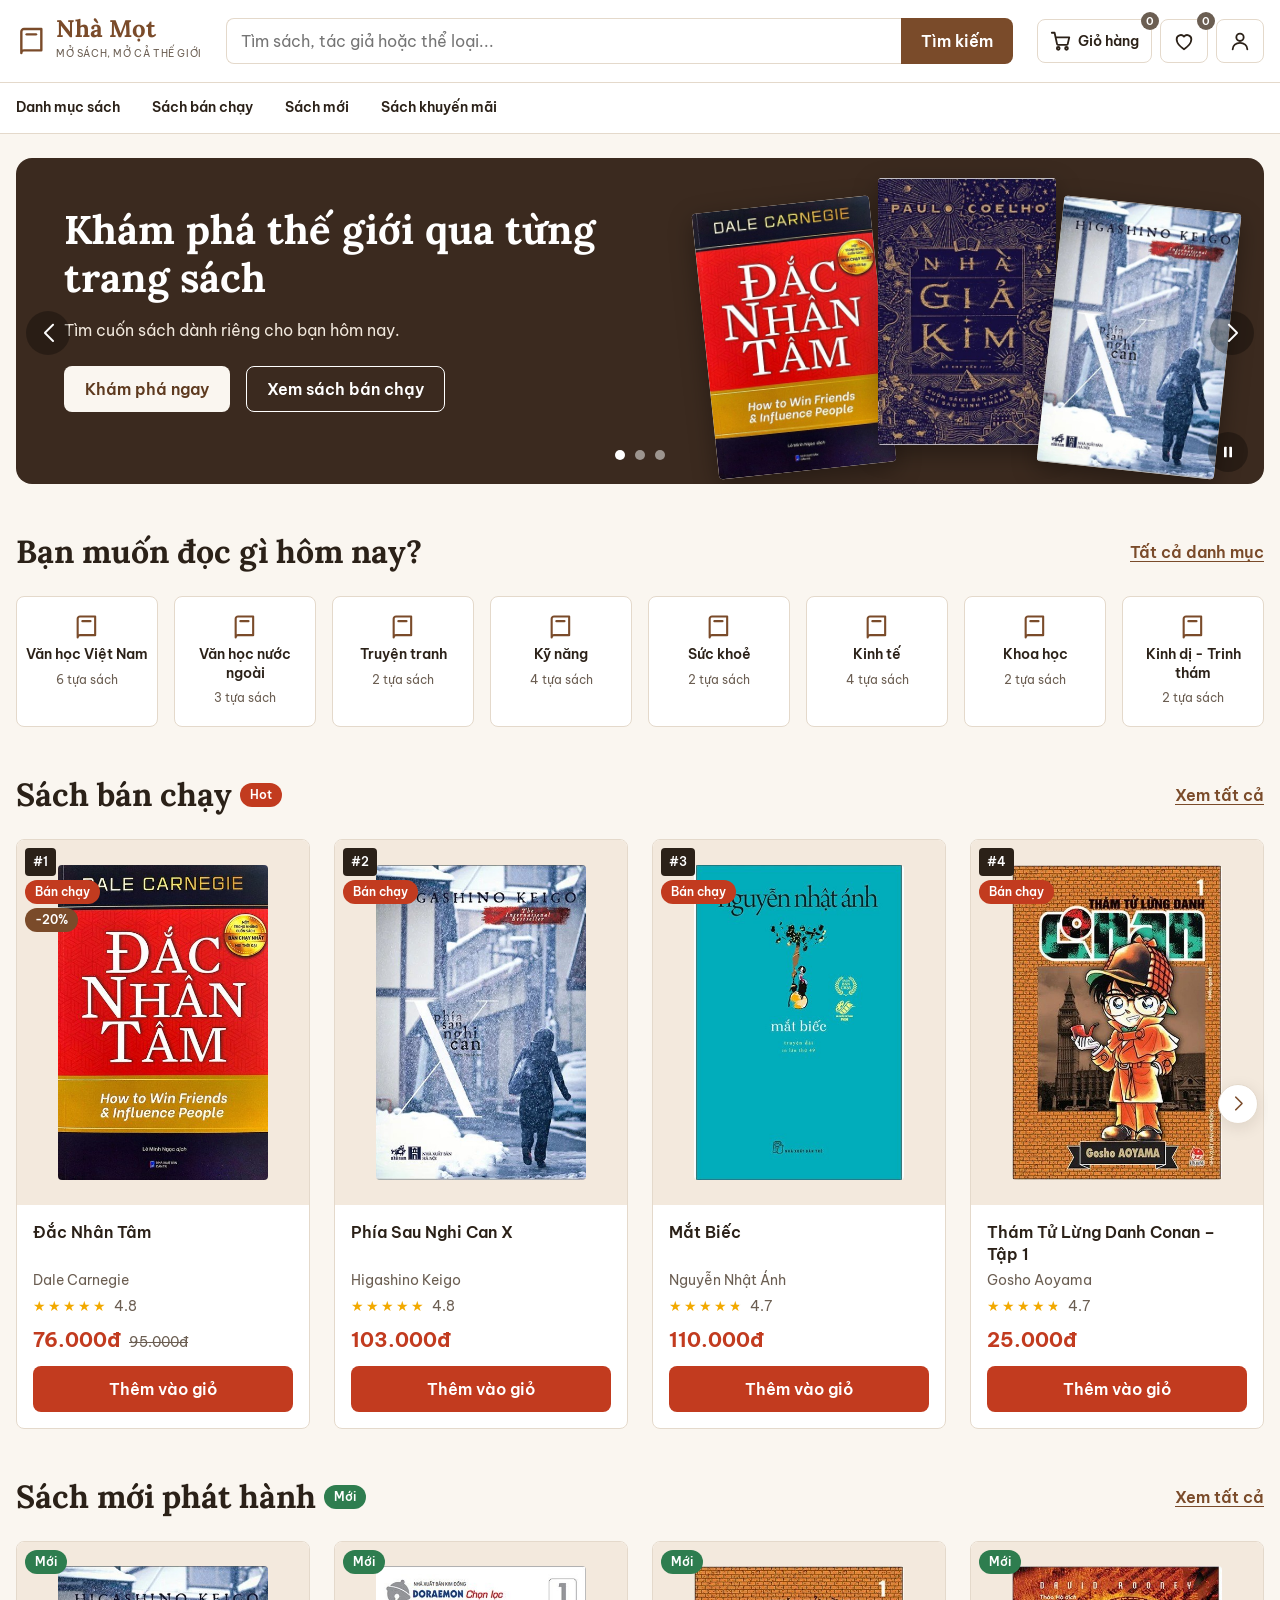
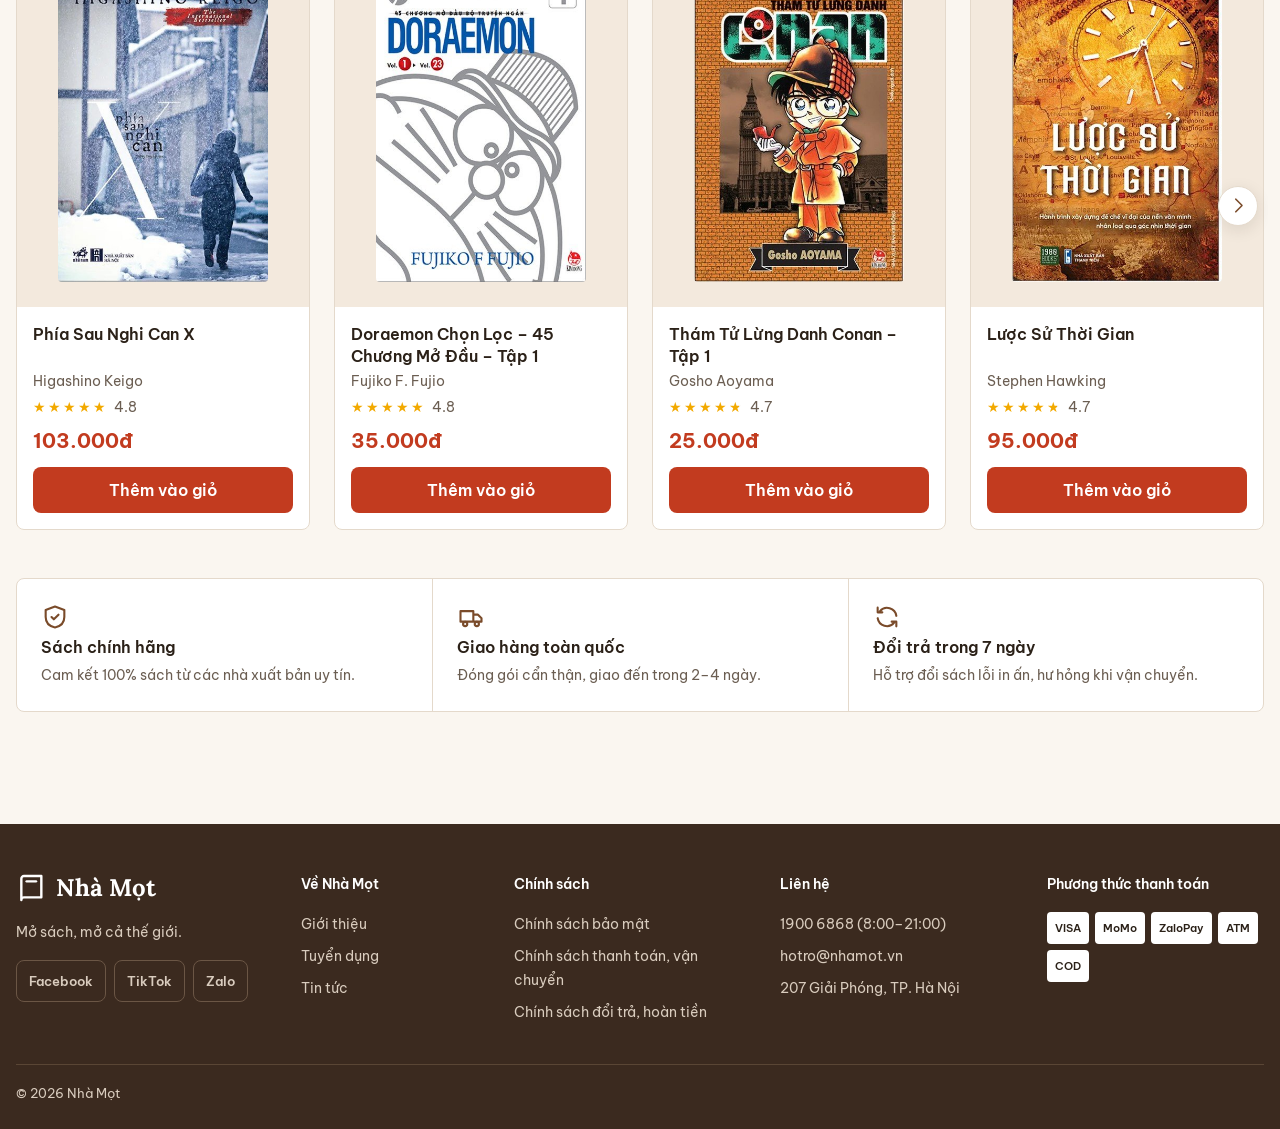
<file: index.html>
<!DOCTYPE html>
<html lang="vi">
<head>
  <meta charset="UTF-8">
  <meta name="viewport" content="width=device-width, initial-scale=1">
  <title>Nhà Mọt | Mở sách, mở cả thế giới</title>
  <meta name="description" content="Nhà Mọt: hiệu sách trực tuyến, mở sách, mở cả thế giới.">
  <link rel="icon" href="images/favicon.svg" type="image/svg+xml">
  <link rel="preconnect" href="https://fonts.googleapis.com">
  <link rel="preconnect" href="https://fonts.gstatic.com" crossorigin>
  <link href="https://fonts.googleapis.com/css2?family=Be+Vietnam+Pro:wght@400;600&family=Lora:wght@600;700&display=swap" rel="stylesheet">
  <!-- Thư viện Swiper (CSS) nạp TRƯỚC css của nhóm để css của nhóm ghi đè được -->
  <link rel="stylesheet" href="https://cdn.jsdelivr.net/npm/swiper@11/swiper-bundle.min.css">
  <link rel="stylesheet" href="css/variables.css">
  <link rel="stylesheet" href="css/base.css">
  <link rel="stylesheet" href="css/components.css">
  <link rel="stylesheet" href="css/forms.css">
  <link rel="stylesheet" href="css/book-card.css">
  <link rel="stylesheet" href="css/index.css">
</head>
<body>
  <div id="site-header"></div>

  <main class="container page-main">

    <!-- 1. Banner: 3 slide (Swiper), tự chuyển sau 4,5 giây -->
    <section class="hero-slider swiper" id="hero-slider" aria-roledescription="carousel" aria-label="Banner nổi bật">
      <div class="swiper-wrapper">

        <div class="swiper-slide">
          <div class="hero" aria-labelledby="hero-title">
            <div class="hero-text">
              <h1 id="hero-title">Khám phá thế giới qua từng trang sách</h1>
              <p>Tìm cuốn sách dành riêng cho bạn hôm nay.</p>
              <div class="hero-actions">
                <a href="products.html" class="btn btn-light">Khám phá ngay</a>
                <a href="products.html?view=best" class="btn btn-ghost">Xem sách bán chạy</a>
              </div>
            </div>
            <div class="hero-media" aria-hidden="true">
              <div class="hero-cover"><img src="images/books/1.jpg" alt=""></div>
              <div class="hero-cover"><img src="images/books/5.jpg" alt=""></div>
              <div class="hero-cover"><img src="images/books/18.jpg" alt=""></div>
            </div>
          </div>
        </div>

        <div class="swiper-slide">
          <div class="hero hero--new" aria-labelledby="hero-title-new">
            <div class="hero-text">
              <h2 class="hero-title" id="hero-title-new">Sách mới lên kệ mỗi tuần</h2>
              <p>Những cuốn sách vừa về kho, đang chờ bạn mở trang đầu tiên.</p>
              <div class="hero-actions">
                <a href="products.html?view=new" class="btn btn-light">Xem sách mới</a>
              </div>
            </div>
            <div class="hero-media" aria-hidden="true">
              <div class="hero-cover"><img src="images/books/22.jpg" alt=""></div>
              <div class="hero-cover"><img src="images/books/23.jpg" alt=""></div>
              <div class="hero-cover"><img src="images/books/25.jpg" alt=""></div>
            </div>
          </div>
        </div>

        <div class="swiper-slide">
          <div class="hero hero--sale" aria-labelledby="hero-title-sale">
            <div class="hero-text">
              <h2 class="hero-title" id="hero-title-sale">Sách khuyến mãi, giảm đến <span data-promo-max>20</span>%</h2>
              <p>Chọn sách hay với mức giá nhẹ nhàng hơn. Số lượng có hạn.</p>
              <div class="hero-actions">
                <a href="products.html?view=sale" class="btn btn-light">Xem khuyến mãi</a>
              </div>
            </div>
            <div class="hero-media" aria-hidden="true">
              <div class="hero-cover"><img src="images/books/1.jpg" alt=""></div>
              <div class="hero-cover"><img src="images/books/24.jpg" alt=""></div>
              <div class="hero-cover"><img src="images/books/11.jpg" alt=""></div>
            </div>
          </div>
        </div>

      </div>
      <div class="swiper-button-prev"></div>
      <div class="swiper-button-next"></div>
      <div class="swiper-pagination"></div>
      <button type="button" class="hero-pause" id="hero-pause" aria-pressed="false" aria-label="Tạm dừng tự động chuyển banner">
        <svg class="icon-pause" width="16" height="16" viewBox="0 0 24 24" fill="currentColor" aria-hidden="true"><rect x="6" y="4" width="4" height="16" rx="1"/><rect x="14" y="4" width="4" height="16" rx="1"/></svg>
        <svg class="icon-play" width="16" height="16" viewBox="0 0 24 24" fill="currentColor" aria-hidden="true"><path d="M7 4l13 8-13 8z"/></svg>
      </button>
    </section>

    <!-- 2. Thể loại -->
    <section class="home-section" aria-labelledby="cat-title">
      <div class="section-head">
        <h2 id="cat-title">Bạn muốn đọc gì hôm nay?</h2>
        <a class="link" href="products.html">Tất cả danh mục</a>
      </div>
      <div class="category-list" id="category-list"></div>
    </section>

    <!-- 3. Sách bán chạy (Swiper) -->
    <section class="home-section" aria-labelledby="best-title">
      <div class="section-head">
        <div class="section-title"><h2 id="best-title">Sách bán chạy</h2><span class="badge badge-accent">Hot</span></div>
        <a class="link" href="products.html?view=best">Xem tất cả</a>
      </div>
      <div class="swiper book-swiper" id="best-swiper" aria-label="Danh sách sách bán chạy">
        <div class="swiper-wrapper" id="best-list"></div>
        <div class="swiper-button-prev"></div>
        <div class="swiper-button-next"></div>
      </div>
    </section>

    <!-- 4. Sách mới phát hành (Swiper) -->
    <section class="home-section" aria-labelledby="new-title">
      <div class="section-head">
        <div class="section-title"><h2 id="new-title">Sách mới phát hành</h2><span class="badge badge-success">Mới</span></div>
        <a class="link" href="products.html?view=new">Xem tất cả</a>
      </div>
      <div class="swiper book-swiper" id="new-swiper" aria-label="Danh sách sách mới phát hành">
        <div class="swiper-wrapper" id="new-list"></div>
        <div class="swiper-button-prev"></div>
        <div class="swiper-button-next"></div>
      </div>
    </section>

    <!-- 5. Ba ô lợi ích -->
    <section class="home-section" aria-label="Cam kết của Nhà Mọt">
      <div class="usp-list">
        <div class="usp-item">
          <svg width="28" height="28" viewBox="0 0 24 24" fill="none" stroke="currentColor" stroke-width="1.8" stroke-linecap="round" stroke-linejoin="round" aria-hidden="true"><path d="M12 3l8 3v6c0 5-3.5 8-8 9-4.5-1-8-4-8-9V6l8-3z"/><path d="M9 12l2 2 4-4"/></svg>
          <h3>Sách chính hãng</h3><p>Cam kết 100% sách từ các nhà xuất bản uy tín.</p>
        </div>
        <div class="usp-item">
          <svg width="28" height="28" viewBox="0 0 24 24" fill="none" stroke="currentColor" stroke-width="1.8" stroke-linecap="round" stroke-linejoin="round" aria-hidden="true"><path d="M3 7h11v9H3zM14 10h4l3 3v3h-7"/><circle cx="7" cy="18" r="1.8"/><circle cx="17" cy="18" r="1.8"/></svg>
          <h3>Giao hàng toàn quốc</h3><p>Đóng gói cẩn thận, giao đến trong 2–4 ngày.</p>
        </div>
        <div class="usp-item">
          <svg width="28" height="28" viewBox="0 0 24 24" fill="none" stroke="currentColor" stroke-width="1.8" stroke-linecap="round" stroke-linejoin="round" aria-hidden="true"><path d="M20 11a8 8 0 00-14-4M4 4v4h4M4 13a8 8 0 0014 4M20 20v-4h-4"/></svg>
          <h3>Đổi trả trong 7 ngày</h3><p>Hỗ trợ đổi sách lỗi in ấn, hư hỏng khi vận chuyển.</p>
        </div>
      </div>
    </section>
  </main>

  <div id="site-footer"></div>

  <!-- Thư viện Swiper (JS) phải nạp TRƯỚC home.js -->
  <script src="https://cdn.jsdelivr.net/npm/swiper@11/swiper-bundle.min.js" defer></script>
  <script src="js/ui.js" defer></script>
  <script src="js/data.js" defer></script>
  <script src="js/cart.js" defer></script>
  <script src="js/validate.js" defer></script>
  <script src="js/book-card.js" defer></script>
  <script src="js/home.js" defer></script>
</body>
</html>
</file>
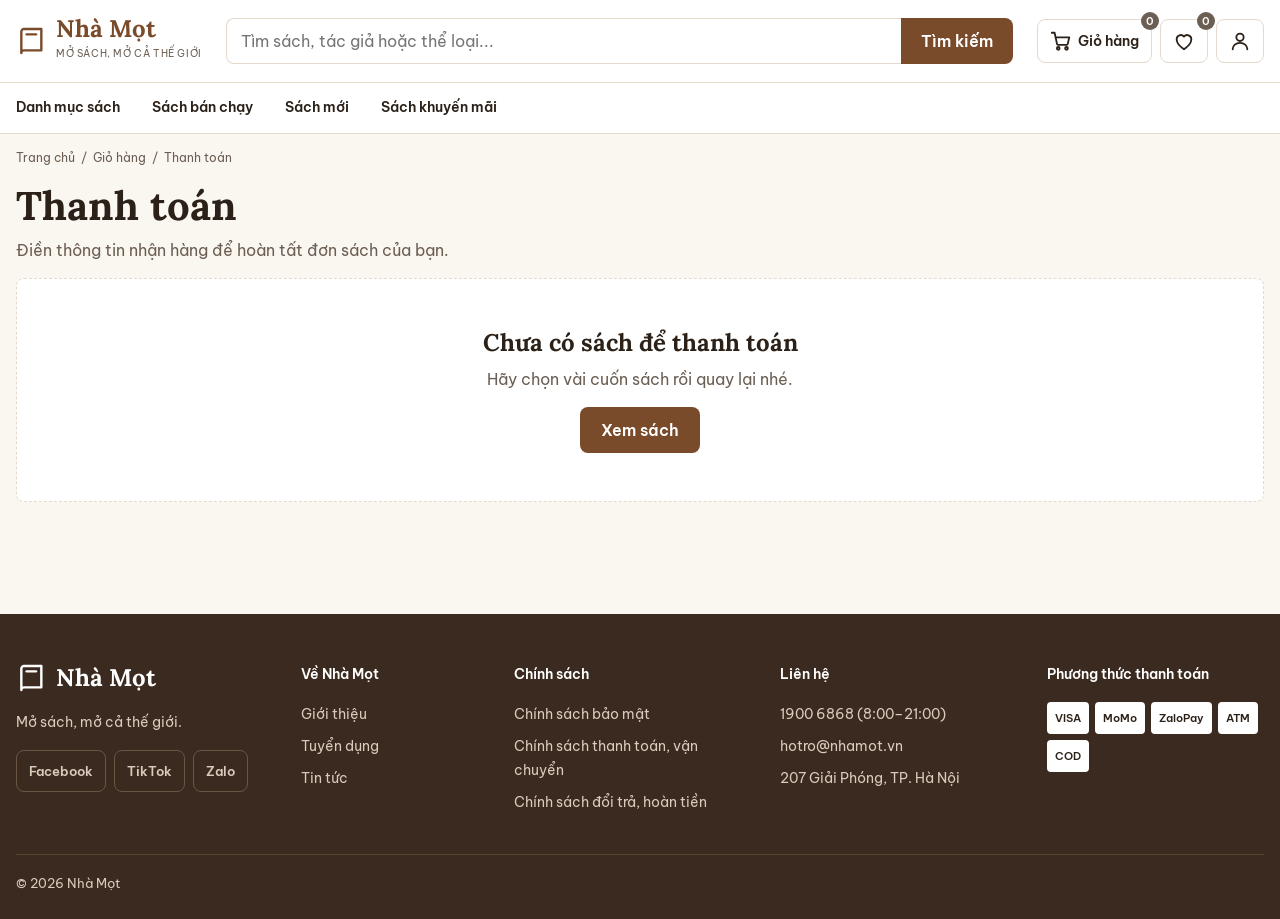
<file: checkout.html>
<!DOCTYPE html>
<html lang="vi">
<head>
  <meta charset="UTF-8">
  <meta name="viewport" content="width=device-width, initial-scale=1">
  <title>Thanh toán | Nhà Mọt</title>
  <meta name="description" content="Nhà Mọt: hiệu sách trực tuyến, mở sách, mở cả thế giới.">
  <link rel="icon" href="images/favicon.svg" type="image/svg+xml">
  <link rel="preconnect" href="https://fonts.googleapis.com">
  <link rel="preconnect" href="https://fonts.gstatic.com" crossorigin>
  <link href="https://fonts.googleapis.com/css2?family=Be+Vietnam+Pro:wght@400;600&family=Lora:wght@600;700&display=swap" rel="stylesheet">
  <link rel="stylesheet" href="css/variables.css">
  <link rel="stylesheet" href="css/base.css">
  <link rel="stylesheet" href="css/components.css">
  <link rel="stylesheet" href="css/forms.css">
  <link rel="stylesheet" href="css/book-card.css">
  <link rel="stylesheet" href="css/cart.css">
</head>
<body>
  <div id="site-header"></div>
  <main class="container page-main">
    <nav aria-label="Đường dẫn"><ol class="breadcrumb"><li><a href="index.html">Trang chủ</a></li><li><a href="cart.html">Giỏ hàng</a></li><li><span aria-current="page">Thanh toán</span></li></ol></nav>
    <h1 class="page-title">Thanh toán</h1>
    <p class="page-sub">Điền thông tin nhận hàng để hoàn tất đơn sách của bạn.</p>

    <div id="checkout-empty" hidden></div>
    <form id="checkout-form" class="checkout-layout" novalidate>
      <div class="checkout-main">
        <section class="form-card" aria-labelledby="ship-info">
          <div class="form-card-head">
            <h2 id="ship-info">Thông tin nhận hàng</h2>
            <p id="login-hint">Đã có tài khoản? <a class="link" href="login.html?next=checkout.html">Đăng nhập</a> để điền nhanh thông tin.</p>
          </div>
          <p class="muted" style="font-size:13px">Các trường có dấu <span style="color:var(--color-error)">*</span> là bắt buộc.</p>
          <div class="field-row">
            <div class="field"><label for="fullName">Họ và tên <span class="req">*</span></label><input id="fullName" name="fullName" type="text" autocomplete="name" placeholder="Nguyễn Văn A"></div>
            <div class="field"><label for="phone">Số điện thoại <span class="req">*</span></label><input id="phone" name="phone" type="tel" inputmode="tel" autocomplete="tel" placeholder="0912 345 678"></div>
          </div>
          <div class="field"><label for="email">Email <span class="req">*</span></label><input id="email" name="email" type="email" autocomplete="email" placeholder="ten@email.com"><span class="hint">Chúng mình gửi thông tin đơn hàng đến email này.</span></div>
          <div class="field-row">
            <div class="field"><label for="province">Tỉnh / Thành phố <span class="req">*</span></label>
              <select id="province" name="province" autocomplete="address-level1"><option value="">Chọn tỉnh / thành phố</option></select></div>
            <div class="field"><label for="ward">Phường / Xã <span class="req">*</span></label><input id="ward" name="ward" type="text" autocomplete="address-level2" placeholder="Ví dụ: Phường Cát Linh"></div>
          </div>
          <div class="field"><label for="address">Địa chỉ cụ thể <span class="req">*</span></label><input id="address" name="address" type="text" autocomplete="street-address" placeholder="Số nhà, tên đường"></div>
          <div class="field"><label for="note">Ghi chú (tùy chọn)</label><textarea id="note" name="note" placeholder="Ghi chú cho người giao hàng"></textarea></div>
        </section>

        <fieldset class="form-card" style="border:1px solid var(--color-border)">
          <legend class="sr-only">Phương thức vận chuyển</legend>
          <h2>Phương thức vận chuyển</h2>
          <label class="option"><input type="radio" name="shipping" value="standard" checked><span class="option-body"><span class="option-title">Giao hàng tiêu chuẩn</span><span class="option-desc">Nhận hàng trong 2–4 ngày làm việc</span></span><span class="option-price">30.000đ</span></label>
          <label class="option"><input type="radio" name="shipping" value="express"><span class="option-body"><span class="option-title">Giao hàng nhanh</span><span class="option-desc">Nhận hàng trong 1–2 ngày làm việc</span></span><span class="option-price">50.000đ</span></label>
        </fieldset>

        <fieldset class="form-card" style="border:1px solid var(--color-border)">
          <legend class="sr-only">Phương thức thanh toán</legend>
          <h2>Phương thức thanh toán</h2>
          <label class="option"><input type="radio" name="payment" value="cod" checked><span class="option-body"><span class="option-title">Thanh toán khi nhận hàng (COD)</span><span class="option-desc">Thanh toán trực tiếp cho người giao hàng</span></span></label>
          <label class="option"><input type="radio" name="payment" value="bank"><span class="option-body"><span class="option-title">Chuyển khoản ngân hàng</span><span class="option-desc">Thanh toán qua ngân hàng trước khi giao</span></span></label>
        </fieldset>
        <p><a class="link" href="cart.html">‹ Quay lại giỏ hàng</a></p>
      </div>

      <aside class="card checkout-summary" aria-label="Tóm tắt đơn hàng">
        <h2>Tóm tắt đơn hàng</h2>
        <p class="muted" id="sum-count" style="font-size:13px"></p>
        <div class="mini-list" id="mini-list"></div>
        <div class="sum-row"><span>Tạm tính</span><span id="sum-subtotal"></span></div>
        <div class="sum-row"><span>Phí vận chuyển</span><span id="sum-shipping"></span></div>
        <div class="sum-row total"><span>Tổng cộng</span><strong id="sum-total"></strong></div>
        <p class="sum-note">Đã bao gồm thuế. Không có chi phí phát sinh khi nhận hàng.</p>
        <label class="check" style="margin-top:var(--space-3)"><input type="checkbox" id="terms" name="terms"><span>Tôi đồng ý với điều khoản mua hàng của Nhà Mọt</span></label>
        <button type="submit" class="btn btn-primary btn-block">Đặt hàng</button>
        <p class="alert alert-note help-box"><span><strong>Cần hỗ trợ đặt hàng?</strong><br>Gọi 1900 6868 (8:00–21:00 mỗi ngày)<br>Email: hotro@nhamot.vn</span></p>
      </aside>
    </form>
  </main>

  <div id="site-footer"></div>
  <script src="js/ui.js" defer></script>
  <script src="js/data.js" defer></script>
  <script src="js/cart.js" defer></script>
  <script src="js/validate.js" defer></script>
  <script src="js/book-card.js" defer></script>
  <script src="js/checkout.js" defer></script>
</body>
</html>
</file>
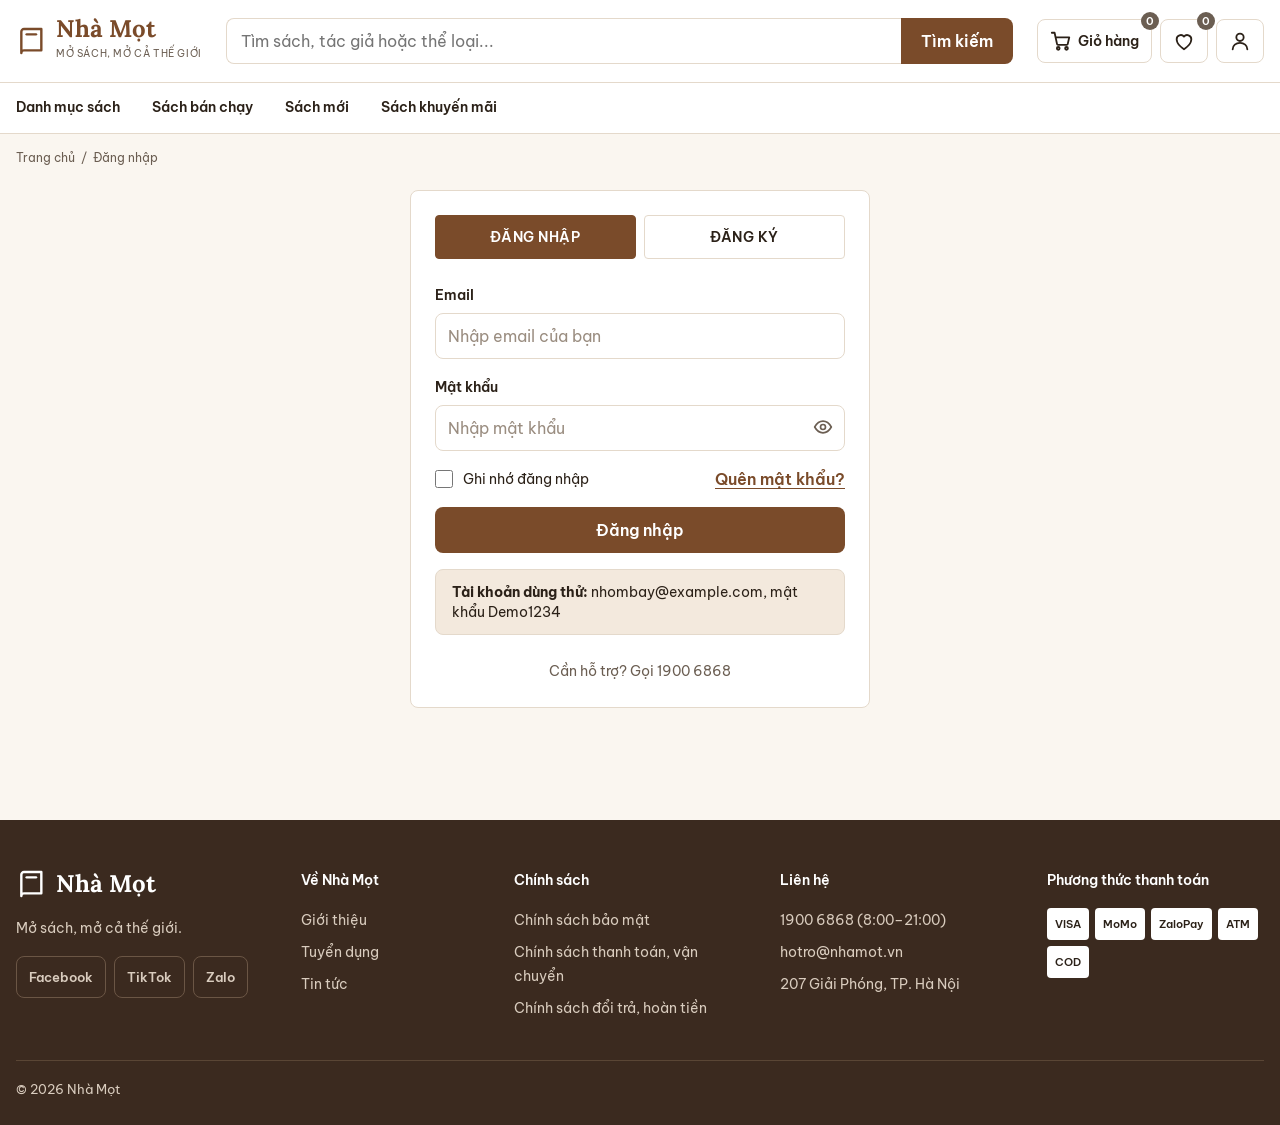
<file: login.html>
<!DOCTYPE html>
<html lang="vi">
<head>
  <meta charset="UTF-8">
  <meta name="viewport" content="width=device-width, initial-scale=1">
  <title>Đăng nhập | Nhà Mọt</title>
  <meta name="description" content="Nhà Mọt: hiệu sách trực tuyến, mở sách, mở cả thế giới.">
  <link rel="icon" href="images/favicon.svg" type="image/svg+xml">
  <link rel="preconnect" href="https://fonts.googleapis.com">
  <link rel="preconnect" href="https://fonts.gstatic.com" crossorigin>
  <link href="https://fonts.googleapis.com/css2?family=Be+Vietnam+Pro:wght@400;600&family=Lora:wght@600;700&display=swap" rel="stylesheet">
  <link rel="stylesheet" href="css/variables.css">
  <link rel="stylesheet" href="css/base.css">
  <link rel="stylesheet" href="css/components.css">
  <link rel="stylesheet" href="css/forms.css">
  <link rel="stylesheet" href="css/book-card.css">
  <link rel="stylesheet" href="css/auth.css">
</head>
<body>
  <div id="site-header"></div>
  <main class="container page-main">
    <nav aria-label="Đường dẫn"><ol class="breadcrumb"><li><a href="index.html">Trang chủ</a></li><li><span aria-current="page">Đăng nhập</span></li></ol></nav>
    <div class="auth-card">
      <div class="auth-tabs"><a class="tab active" href="login.html" aria-current="page">Đăng nhập</a><a class="tab" href="register.html">Đăng ký</a></div>
      <h1 class="sr-only">Đăng nhập</h1>
      <form id="login-form" novalidate>
        <div class="alert alert-error" id="login-alert" role="alert" hidden></div>
        <div class="field"><label for="email">Email</label><input id="email" name="email" type="email" autocomplete="email" placeholder="Nhập email của bạn"></div>
        <div class="field"><label for="password">Mật khẩu</label>
          <div class="input-wrap"><input id="password" name="password" type="password" autocomplete="current-password" placeholder="Nhập mật khẩu"><button type="button" class="toggle-pw" aria-label="Hiện hoặc ẩn mật khẩu"></button></div></div>
        <div class="auth-row">
          <label class="check"><input type="checkbox" name="remember"><span>Ghi nhớ đăng nhập</span></label>
          <button type="button" class="link" id="forgot-btn" style="background:none;border:0;padding:0">Quên mật khẩu?</button>
        </div>
        <button type="submit" class="btn btn-primary btn-block">Đăng nhập</button>
        <p class="alert alert-note" style="margin-top:var(--space-3)"><span><strong>Tài khoản dùng thử:</strong> nhombay@example.com, mật khẩu Demo1234</span></p>
      </form>
      <p class="auth-support muted">Cần hỗ trợ? Gọi 1900 6868</p>
    </div>
  </main>

  <div id="site-footer"></div>
  <script src="js/ui.js" defer></script>
  <script src="js/data.js" defer></script>
  <script src="js/cart.js" defer></script>
  <script src="js/validate.js" defer></script>
  <script src="js/book-card.js" defer></script>
  <script src="js/auth.js" defer></script>
</body>
</html>
</file>
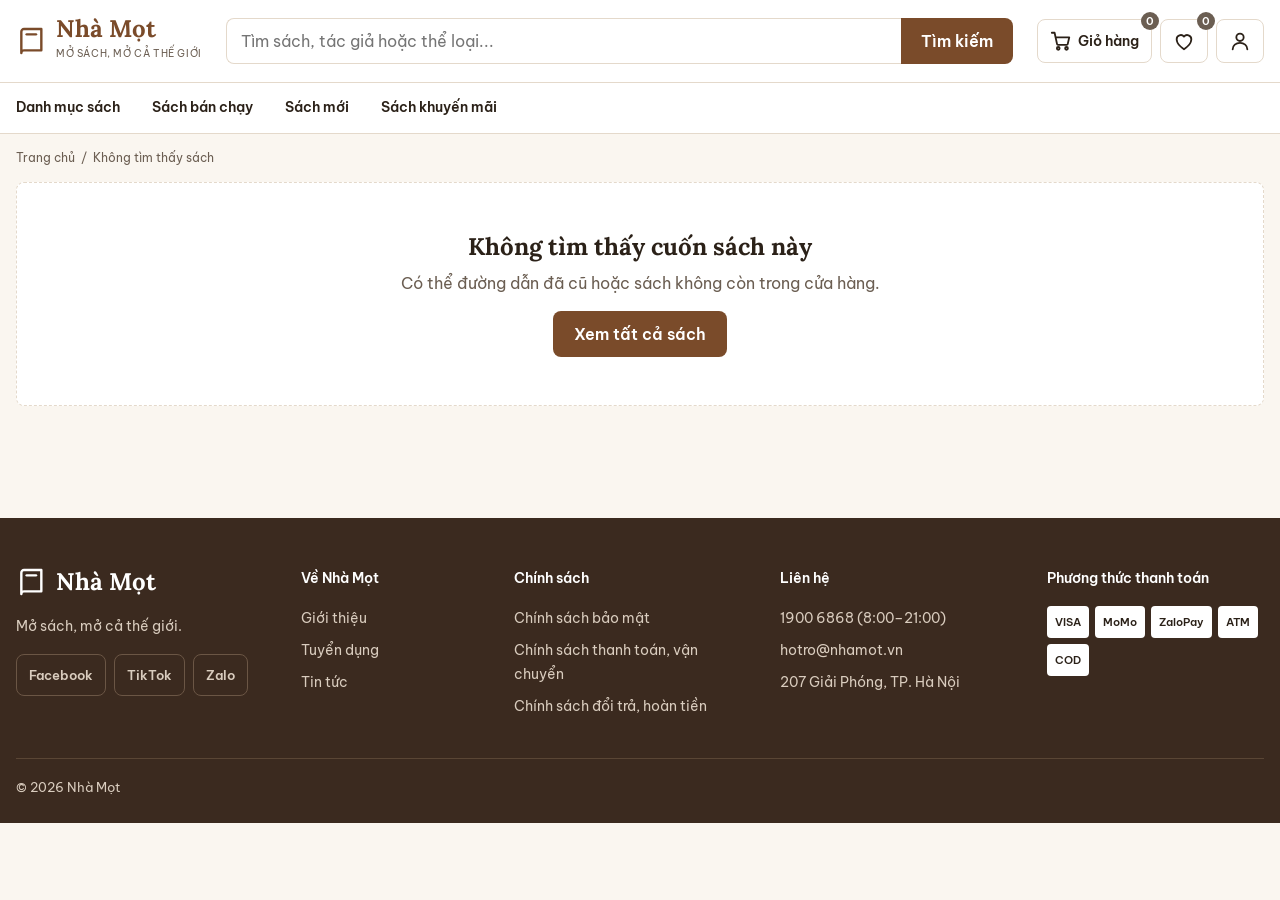
<file: product-detail.html>
<!DOCTYPE html>
<html lang="vi">
<head>
  <meta charset="UTF-8">
  <meta name="viewport" content="width=device-width, initial-scale=1">
  <title>Chi tiết sách | Nhà Mọt</title>
  <meta name="description" content="Nhà Mọt: hiệu sách trực tuyến, mở sách, mở cả thế giới.">
  <link rel="icon" href="images/favicon.svg" type="image/svg+xml">
  <link rel="preconnect" href="https://fonts.googleapis.com">
  <link rel="preconnect" href="https://fonts.gstatic.com" crossorigin>
  <link href="https://fonts.googleapis.com/css2?family=Be+Vietnam+Pro:wght@400;600&family=Lora:wght@600;700&display=swap" rel="stylesheet">
  <link rel="stylesheet" href="css/variables.css">
  <link rel="stylesheet" href="css/base.css">
  <link rel="stylesheet" href="css/components.css">
  <link rel="stylesheet" href="css/forms.css">
  <link rel="stylesheet" href="css/book-card.css">
  <link rel="stylesheet" href="css/detail.css">
</head>
<body>
  <div id="site-header"></div>
  <main class="container page-main">
    <nav aria-label="Đường dẫn"><ol class="breadcrumb" id="breadcrumb"></ol></nav>
    <div id="detail-root"><p class="muted">Đang tải...</p></div>
  </main>

  <div id="site-footer"></div>
  <script src="js/ui.js" defer></script>
  <script src="js/data.js" defer></script>
  <script src="js/cart.js" defer></script>
  <script src="js/validate.js" defer></script>
  <script src="js/book-card.js" defer></script>
  <script src="js/product-detail.js" defer></script>
</body>
</html>
</file>
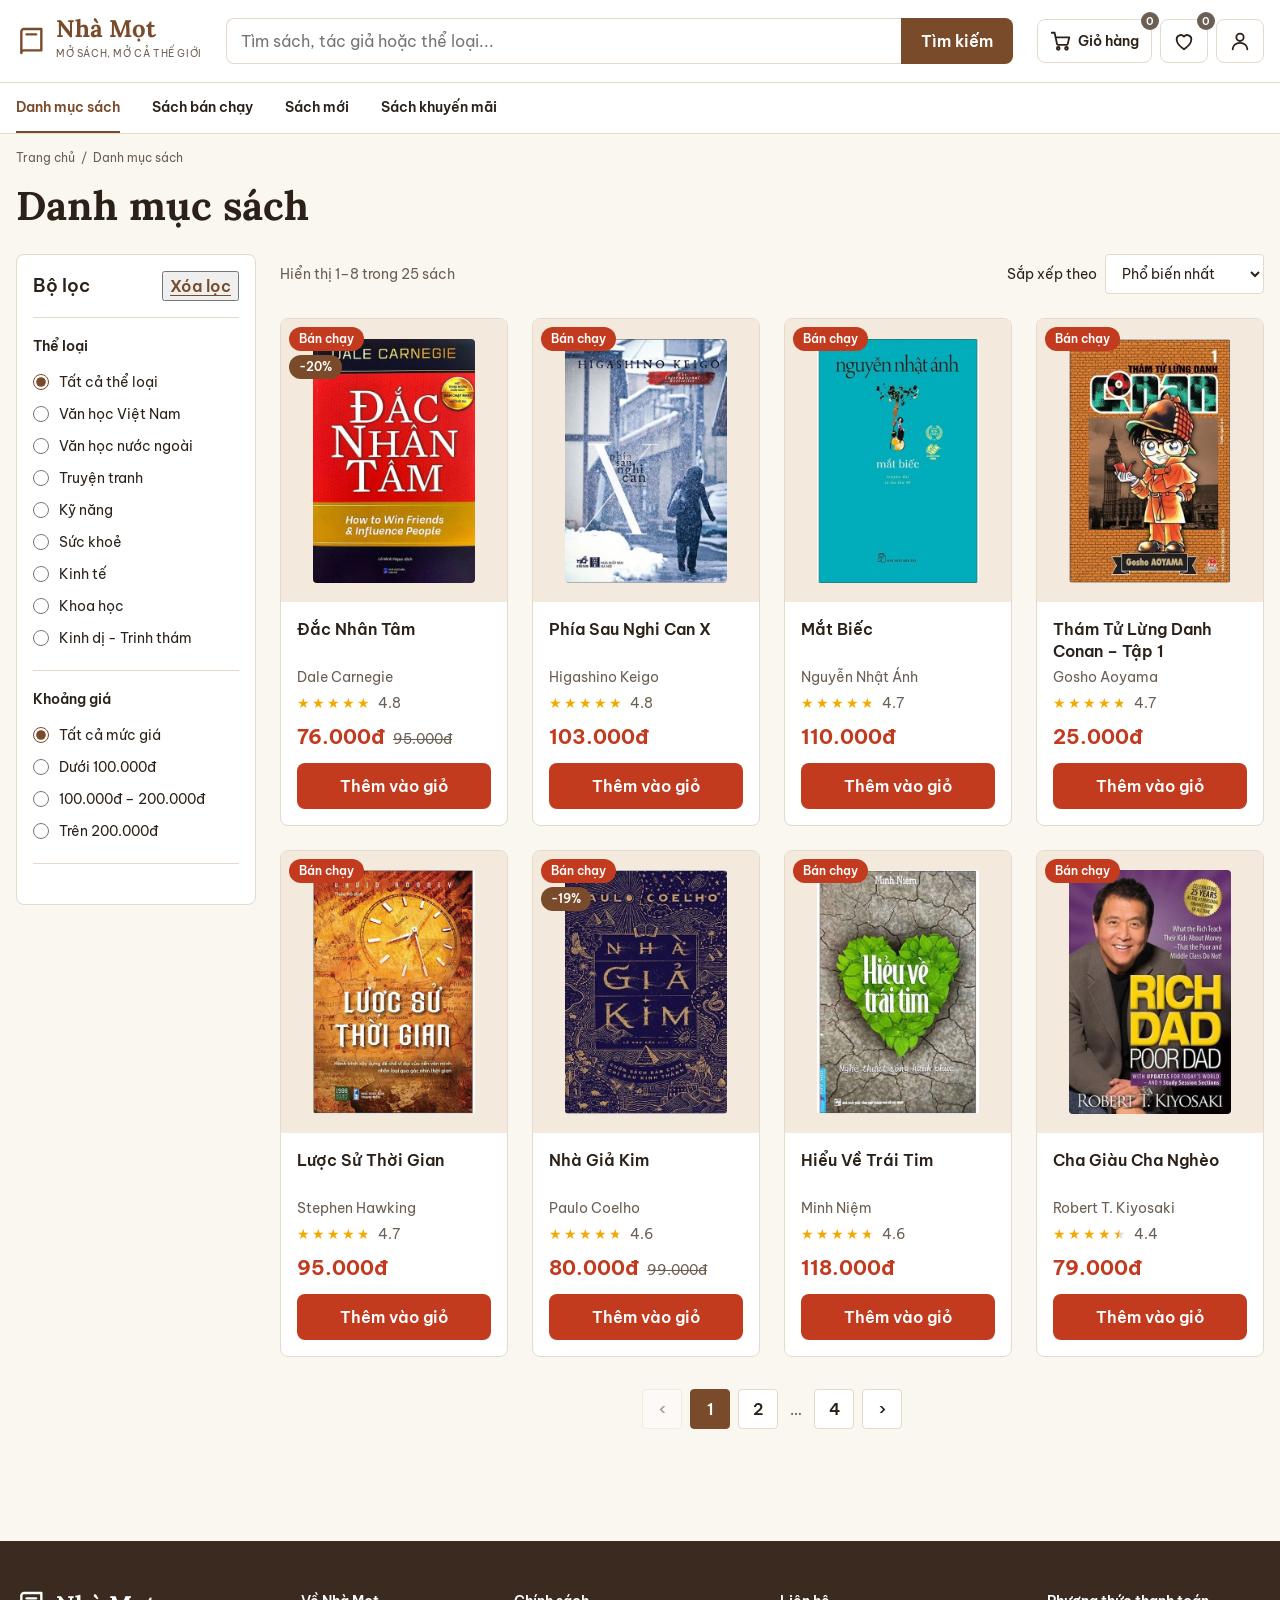
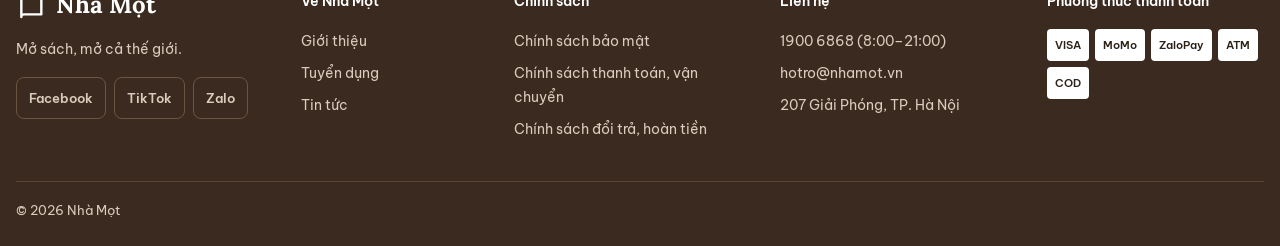
<file: products.html>
<!DOCTYPE html>
<html lang="vi">
<head>
  <meta charset="UTF-8">
  <meta name="viewport" content="width=device-width, initial-scale=1">
  <title>Danh mục sách | Nhà Mọt</title>
  <meta name="description" content="Nhà Mọt: hiệu sách trực tuyến, mở sách, mở cả thế giới.">
  <link rel="icon" href="images/favicon.svg" type="image/svg+xml">
  <link rel="preconnect" href="https://fonts.googleapis.com">
  <link rel="preconnect" href="https://fonts.gstatic.com" crossorigin>
  <link href="https://fonts.googleapis.com/css2?family=Be+Vietnam+Pro:wght@400;600&family=Lora:wght@600;700&display=swap" rel="stylesheet">
  <link rel="stylesheet" href="css/variables.css">
  <link rel="stylesheet" href="css/base.css">
  <link rel="stylesheet" href="css/components.css">
  <link rel="stylesheet" href="css/forms.css">
  <link rel="stylesheet" href="css/book-card.css">
  <link rel="stylesheet" href="css/products.css">
</head>
<body>
  <div id="site-header"></div>

  <main class="container page-main">
    <nav aria-label="Đường dẫn"><ol class="breadcrumb" id="breadcrumb"></ol></nav>
    <h1 class="page-title" id="page-title">Danh mục sách</h1>
    <p class="page-sub" id="page-sub"></p>
    <div class="chips" id="active-chips"></div>

    <div class="products-layout">
      <div class="drawer-backdrop" id="filters-backdrop" hidden></div>
      <aside class="filters" id="filters" aria-label="Bộ lọc">
        <div class="filters-head">
          <h2>Bộ lọc</h2>
          <button type="button" class="link" id="clear-filters">Xóa lọc</button>
          <button type="button" class="drawer-close close-filters" id="close-filters" aria-label="Đóng bộ lọc">✕</button>
        </div>
        <fieldset><legend>Thể loại</legend><div id="category-options"></div></fieldset>
        <fieldset><legend>Khoảng giá</legend><div id="price-options"></div></fieldset>
        <button type="button" class="btn btn-primary btn-block" id="apply-filters">Áp dụng</button>
      </aside>

      <section class="results" aria-label="Danh sách sách">
        <div class="results-bar">
          <button type="button" class="btn btn-outline open-filters" id="open-filters">Bộ lọc</button>
          <p class="result-count" id="result-count" aria-live="polite"></p>
          <div class="sort">
            <label for="sort">Sắp xếp theo</label>
            <select id="sort">
              <option value="popular">Phổ biến nhất</option>
              <option value="newest">Mới nhất</option>
              <option value="price-asc">Giá tăng dần</option>
              <option value="price-desc">Giá giảm dần</option>
              <option value="rating">Đánh giá cao</option>
            </select>
          </div>
        </div>
        <div class="book-grid" id="results"></div>
        <nav class="pagination" id="pagination" aria-label="Phân trang"></nav>
        <p class="alert alert-note search-tip" id="search-tip" hidden><span><strong>Chưa tìm được cuốn sách bạn muốn?</strong><br>Thử tìm bằng tên tác giả hoặc thể loại, hoặc gọi hotline 1900 6868 để được hỗ trợ.</span></p>
      </section>
    </div>
  </main>

  <div id="site-footer"></div>
  <script src="js/ui.js" defer></script>
  <script src="js/data.js" defer></script>
  <script src="js/cart.js" defer></script>
  <script src="js/validate.js" defer></script>
  <script src="js/book-card.js" defer></script>
  <script src="js/products.js" defer></script>
</body>
</html>
</file>
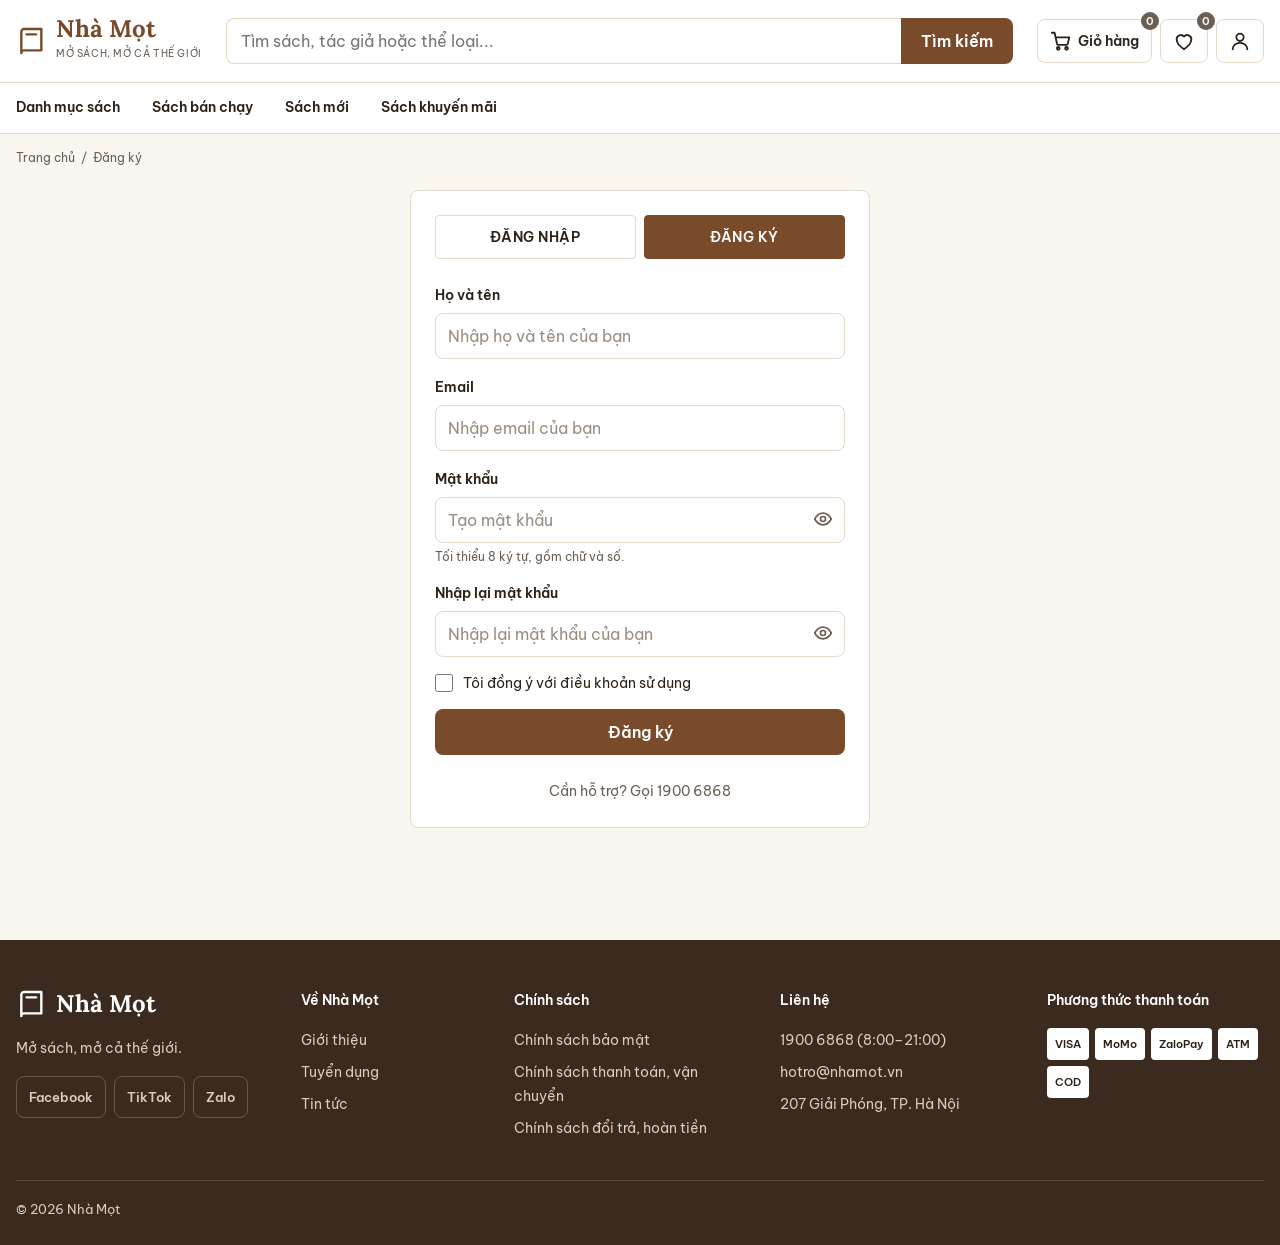
<file: register.html>
<!DOCTYPE html>
<html lang="vi">
<head>
  <meta charset="UTF-8">
  <meta name="viewport" content="width=device-width, initial-scale=1">
  <title>Đăng ký | Nhà Mọt</title>
  <meta name="description" content="Nhà Mọt: hiệu sách trực tuyến, mở sách, mở cả thế giới.">
  <link rel="icon" href="images/favicon.svg" type="image/svg+xml">
  <link rel="preconnect" href="https://fonts.googleapis.com">
  <link rel="preconnect" href="https://fonts.gstatic.com" crossorigin>
  <link href="https://fonts.googleapis.com/css2?family=Be+Vietnam+Pro:wght@400;600&family=Lora:wght@600;700&display=swap" rel="stylesheet">
  <link rel="stylesheet" href="css/variables.css">
  <link rel="stylesheet" href="css/base.css">
  <link rel="stylesheet" href="css/components.css">
  <link rel="stylesheet" href="css/forms.css">
  <link rel="stylesheet" href="css/book-card.css">
  <link rel="stylesheet" href="css/auth.css">
</head>
<body>
  <div id="site-header"></div>
  <main class="container page-main">
    <nav aria-label="Đường dẫn"><ol class="breadcrumb"><li><a href="index.html">Trang chủ</a></li><li><span aria-current="page">Đăng ký</span></li></ol></nav>
    <div class="auth-card">
      <div class="auth-tabs"><a class="tab" href="login.html">Đăng nhập</a><a class="tab active" href="register.html" aria-current="page">Đăng ký</a></div>
      <h1 class="sr-only">Đăng ký tài khoản</h1>
      <form id="register-form" novalidate>
        <div class="field"><label for="fullName">Họ và tên</label><input id="fullName" name="fullName" type="text" autocomplete="name" placeholder="Nhập họ và tên của bạn"></div>
        <div class="field"><label for="email">Email</label><input id="email" name="email" type="email" autocomplete="email" placeholder="Nhập email của bạn"></div>
        <div class="field"><label for="password">Mật khẩu</label>
          <div class="input-wrap"><input id="password" name="password" type="password" autocomplete="new-password" placeholder="Tạo mật khẩu"><button type="button" class="toggle-pw" aria-label="Hiện hoặc ẩn mật khẩu"></button></div>
          <span class="hint">Tối thiểu 8 ký tự, gồm chữ và số.</span></div>
        <div class="field"><label for="confirm">Nhập lại mật khẩu</label>
          <div class="input-wrap"><input id="confirm" name="confirm" type="password" autocomplete="new-password" placeholder="Nhập lại mật khẩu của bạn"><button type="button" class="toggle-pw" aria-label="Hiện hoặc ẩn mật khẩu"></button></div></div>
        <label class="check"><input type="checkbox" name="terms"><span>Tôi đồng ý với điều khoản sử dụng</span></label>
        <button type="submit" class="btn btn-primary btn-block">Đăng ký</button>
      </form>
      <p class="auth-support muted">Cần hỗ trợ? Gọi 1900 6868</p>
    </div>
  </main>

  <div id="site-footer"></div>
  <script src="js/ui.js" defer></script>
  <script src="js/data.js" defer></script>
  <script src="js/cart.js" defer></script>
  <script src="js/validate.js" defer></script>
  <script src="js/book-card.js" defer></script>
  <script src="js/auth.js" defer></script>
</body>
</html>
</file>
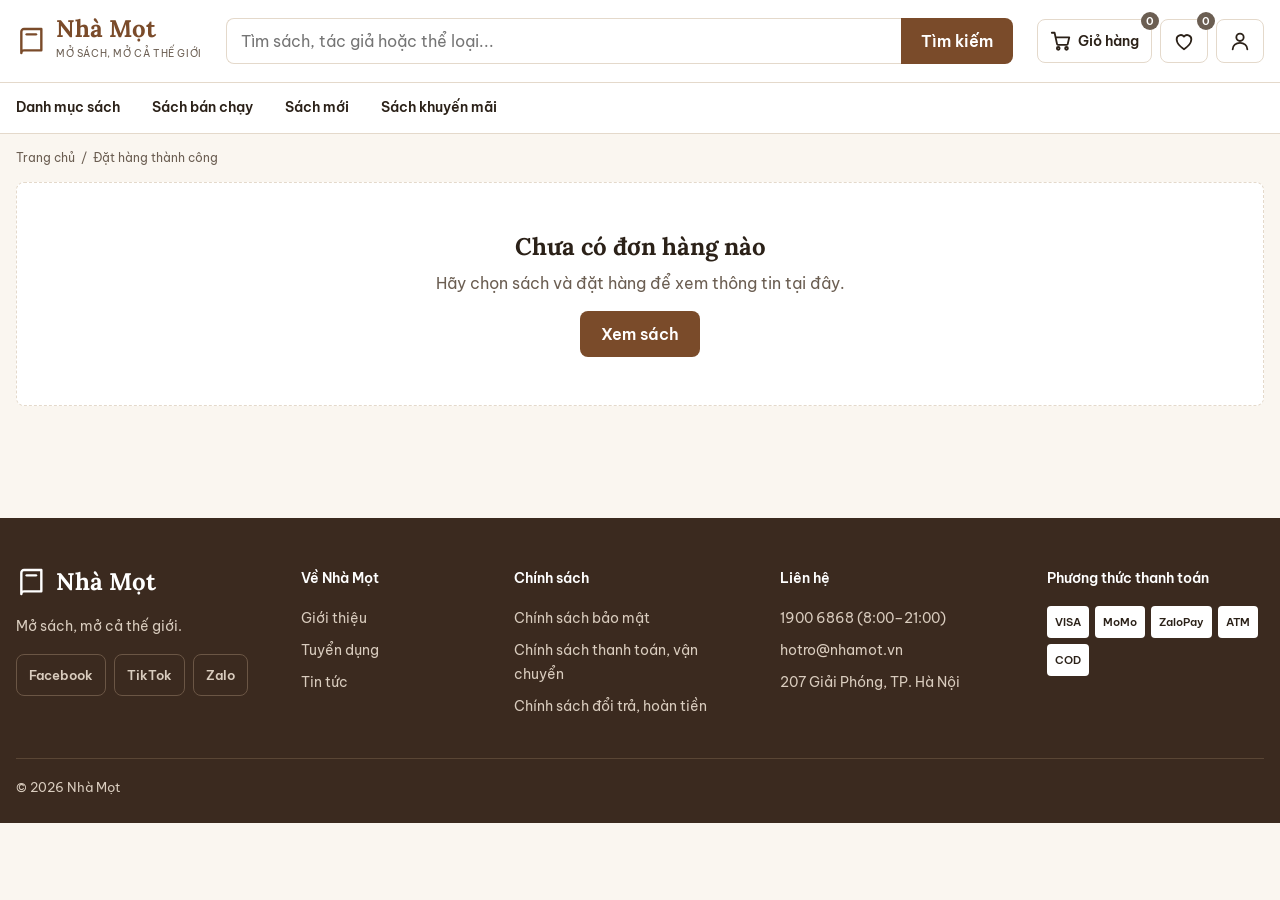
<file: success.html>
<!DOCTYPE html>
<html lang="vi">
<head>
  <meta charset="UTF-8">
  <meta name="viewport" content="width=device-width, initial-scale=1">
  <title>Đặt hàng thành công | Nhà Mọt</title>
  <meta name="description" content="Nhà Mọt: hiệu sách trực tuyến, mở sách, mở cả thế giới.">
  <link rel="icon" href="images/favicon.svg" type="image/svg+xml">
  <link rel="preconnect" href="https://fonts.googleapis.com">
  <link rel="preconnect" href="https://fonts.gstatic.com" crossorigin>
  <link href="https://fonts.googleapis.com/css2?family=Be+Vietnam+Pro:wght@400;600&family=Lora:wght@600;700&display=swap" rel="stylesheet">
  <link rel="stylesheet" href="css/variables.css">
  <link rel="stylesheet" href="css/base.css">
  <link rel="stylesheet" href="css/components.css">
  <link rel="stylesheet" href="css/forms.css">
  <link rel="stylesheet" href="css/book-card.css">
  <link rel="stylesheet" href="css/cart.css">
</head>
<body>
  <div id="site-header"></div>
  <main class="container page-main">
    <nav aria-label="Đường dẫn"><ol class="breadcrumb"><li><a href="index.html">Trang chủ</a></li><li><span aria-current="page">Đặt hàng thành công</span></li></ol></nav>
    <div id="success-root"></div>
  </main>

  <div id="site-footer"></div>
  <script src="js/ui.js" defer></script>
  <script src="js/data.js" defer></script>
  <script src="js/cart.js" defer></script>
  <script src="js/validate.js" defer></script>
  <script src="js/book-card.js" defer></script>
  <script src="js/success.js" defer></script>
</body>
</html>
</file>
<file: css/variables.css>
/* variables.css — bảng quy ước của cả website, lấy từ style guide (Figma). Đổi ở đây thì mọi trang đổi theo. */
:root {
  --color-bg: #FAF6F0;  --color-surface: #FFFFFF;  --color-border: #E4D9CB;
  --color-text: #2B2118;  --color-text-muted: #6B5E52;
  --color-primary: #7A4B2A;  --color-primary-dark: #5E3A1F;  --color-primary-light: #F3E9DD;
  --color-accent: #C23B1F;  --color-success: #2E7D4F;  --color-error: #C62828;  --color-warning: #F2A900;
  --color-footer: #3B2A1F;
  --font-heading: 'Lora', serif;  --font-body: 'Be Vietnam Pro', sans-serif;
  --space-1: 4px;  --space-2: 8px;  --space-3: 16px;  --space-4: 24px;  --space-5: 32px;  --space-6: 48px;  --space-7: 64px;
  --radius-sm: 4px;  --radius-md: 8px;  --radius-lg: 16px;  --radius-pill: 999px;
  --shadow-card: none;                                   /* thẻ phẳng, chỉ có viền 1px */
  --shadow-pop: 0 4px 16px rgba(43, 33, 24, 0.10);      /* thẻ khi trỏ vào, hộp thoại, menu bật lên */
  --container: 1280px;  --gutter: 16px;
}
</file>
<file: css/base.css>
/* base.css — luật chung: reset, chữ, khung nội dung, đường dẫn phân cấp */
*, *::before, *::after { box-sizing: border-box; }
html { scroll-behavior: smooth; }
body { margin: 0; background: var(--color-bg); color: var(--color-text); font: 400 16px/24px var(--font-body); }
h1, h2, h3 { font-family: var(--font-heading); margin: 0 0 var(--space-3); }
h1 { font-size: 40px; line-height: 48px; }
h2 { font-size: 32px; line-height: 40px; }
h3 { font-size: 24px; line-height: 32px; font-weight: 600; }
p { margin: 0 0 var(--space-3); }
a { color: inherit; text-decoration: none; }
img { display: block; max-width: 100%; }
button, input, select, textarea { font: inherit; color: inherit; }
button { cursor: pointer; }
ul, ol { margin: 0; padding: 0; list-style: none; }
[hidden] { display: none !important; }
.container { width: min(100% - 2 * var(--gutter), var(--container)); margin-inline: auto; }
.sr-only { position: absolute; width: 1px; height: 1px; margin: -1px; padding: 0; overflow: hidden; clip: rect(0 0 0 0); border: 0; }
.muted { color: var(--color-text-muted); }
:focus-visible { outline: 3px solid var(--color-primary); outline-offset: 2px; }

.page-main { padding-bottom: var(--space-6); }
.breadcrumb { display: flex; flex-wrap: wrap; gap: 6px; margin: var(--space-3) 0; font-size: 12px; line-height: 16px; color: var(--color-text-muted); }
.breadcrumb a:hover { color: var(--color-primary); text-decoration: underline; }
.breadcrumb li + li::before { content: '/'; margin-right: 6px; }
.page-title { margin-bottom: var(--space-2); }
.page-sub { color: var(--color-text-muted); }

@media (max-width: 767px) {
  h1 { font-size: 32px; line-height: 40px; }
  h2 { font-size: 26px; line-height: 34px; }
  h3 { font-size: 20px; line-height: 28px; }
}
@media (prefers-reduced-motion: reduce) { html { scroll-behavior: auto; } * { transition: none !important; animation: none !important; } }
</file>
<file: css/components.css>
/* components.css — nút, header, menu trượt, footer, thông báo, phân trang... dùng ở mọi trang */

/* ---------- Nút ---------- */
.btn { display: inline-flex; align-items: center; justify-content: center; gap: 8px; min-height: 44px; padding: 10px 20px; border: 1px solid transparent; border-radius: var(--radius-md); font-weight: 600; text-align: center; transition: background 0.15s, filter 0.15s; }
.btn-primary { background: var(--color-primary); color: #fff; }
.btn-primary:hover { background: var(--color-primary-dark); }
.btn-accent { background: var(--color-accent); color: #fff; }
.btn-accent:hover { filter: brightness(0.88); }
.btn-outline { background: #fff; color: var(--color-primary); border-color: var(--color-primary); }
.btn-outline:hover { background: var(--color-primary-light); }
.btn-light { background: var(--color-bg); color: var(--color-primary-dark); }
.btn-light:hover { background: #fff; }
.btn-ghost { background: transparent; color: #fff; border-color: #fff; }
.btn-ghost:hover { background: rgba(255, 255, 255, 0.12); }
.btn-block { width: 100%; }
.btn-sm { min-height: 36px; padding: 6px 12px; font-size: 14px; }
.btn:disabled { background: var(--color-border); color: var(--color-text-muted); border-color: transparent; cursor: not-allowed; filter: none; }
.link { color: var(--color-primary); font-weight: 600; text-decoration: underline; text-underline-offset: 3px; }
.link:hover { color: var(--color-primary-dark); }

/* ---------- Header ---------- */
.site-header { position: relative; background: var(--color-surface); border-bottom: 1px solid var(--color-border); z-index: 20; }
.header-top { display: flex; align-items: center; gap: var(--space-4); padding: var(--space-3) 0; }
.logo { display: flex; align-items: center; gap: var(--space-2); color: var(--color-primary); }
.logo-name { display: block; font: 700 24px/1.1 var(--font-heading); }
.logo-tag { display: block; font-size: 10px; letter-spacing: 0.06em; color: var(--color-text-muted); }
.search { flex: 1; display: flex; }
.search input { flex: 1; min-width: 0; min-height: 44px; padding: 10px 14px; background: #fff; border: 1px solid var(--color-border); border-right: 0; border-radius: var(--radius-md) 0 0 var(--radius-md); }
.search button { padding: 10px 20px; border: 0; background: var(--color-primary); color: #fff; font-weight: 600; border-radius: 0 var(--radius-md) var(--radius-md) 0; }
.search button:hover { background: var(--color-primary-dark); }
.header-actions { display: flex; align-items: center; gap: var(--space-2); }
.action-btn { position: relative; display: flex; align-items: center; justify-content: center; gap: 6px; min-width: 44px; min-height: 44px; padding: 8px 12px; background: #fff; border: 1px solid var(--color-border); border-radius: var(--radius-md); font-size: 14px; font-weight: 600; }
.action-btn:hover { background: var(--color-primary-light); }
.badge-count { position: absolute; top: -8px; right: -8px; display: flex; align-items: center; justify-content: center; min-width: 18px; height: 18px; padding: 0 4px; background: var(--color-accent); color: #fff; font-size: 11px; font-weight: 600; line-height: 1; border-radius: var(--radius-pill); }
.badge-count:empty, .badge-count[data-count="0"] { background: var(--color-text-muted); }
.menu-btn { display: none; border: 0; background: none; padding: 8px; min-width: 44px; min-height: 44px; }
.avatar { display: flex; align-items: center; justify-content: center; width: 28px; height: 28px; background: var(--color-primary); color: #fff; font-size: 13px; font-weight: 600; border-radius: 50%; }
.user-menu { position: relative; }
.user-pop { position: absolute; right: 0; top: calc(100% + 8px); width: 240px; padding: var(--space-3); background: #fff; border: 1px solid var(--color-border); border-radius: var(--radius-md); box-shadow: var(--shadow-pop); }
.user-pop p { margin: 0 0 var(--space-2); font-size: 14px; overflow-wrap: anywhere; }

.main-nav { border-top: 1px solid var(--color-border); }
.main-nav ul { display: flex; gap: var(--space-5); overflow-x: auto; }
.main-nav a { display: block; padding: 12px 0; white-space: nowrap; font-size: 14px; font-weight: 600; border-bottom: 2px solid transparent; }
.main-nav a:hover, .main-nav a.active { color: var(--color-primary); border-color: var(--color-primary); }

/* ---------- Menu trượt (mobile) ---------- */
.drawer-backdrop { position: fixed; inset: 0; z-index: 90; background: rgba(43, 33, 24, 0.5); }
.drawer { position: fixed; inset: 0 auto 0 0; z-index: 100; width: min(85vw, 320px); overflow-y: auto; background: #fff; transform: translateX(-100%); transition: transform 0.25s; }
.drawer.open { transform: none; }
.drawer-head { display: flex; align-items: center; justify-content: space-between; gap: var(--space-3); padding: var(--space-3); background: var(--color-primary-light); font-weight: 600; }
.drawer-close { background: none; border: 0; padding: 8px; min-width: 44px; min-height: 44px; }
.drawer li a { display: block; padding: 14px var(--space-3); border-bottom: 1px solid var(--color-border); font-size: 14px; }
.drawer li a:hover { background: var(--color-primary-light); }
.drawer h2 { margin: var(--space-3) var(--space-3) var(--space-1); font: 600 12px/16px var(--font-body); letter-spacing: 0.06em; text-transform: uppercase; color: var(--color-text-muted); }

/* ---------- Footer ---------- */
.site-footer { margin-top: var(--space-7); padding: var(--space-6) 0 var(--space-4); background: var(--color-footer); color: #D9CCBE; }
.newsletter { display: none; margin-bottom: var(--space-4); }
.newsletter p { margin: 0 0 var(--space-2); font-size: 14px; font-weight: 600; color: #fff; }
.newsletter form { display: flex; gap: var(--space-2); }
.newsletter input { flex: 1; min-width: 0; min-height: 44px; padding: 8px 12px; background: #4A382B; border: 1px solid #6B5645; border-radius: var(--radius-md); color: #fff; }
.newsletter input::placeholder { color: #BFB0A0; }
.footer-grid { display: grid; grid-template-columns: 1.4fr 1fr 1.3fr 1.3fr 1.2fr; gap: var(--space-5); }
.footer-col h4, .footer-col summary { margin: 0 0 var(--space-3); font-size: 14px; font-weight: 600; color: #fff; list-style: none; }
.footer-col summary::-webkit-details-marker { display: none; }
.footer-col li { margin-bottom: var(--space-2); font-size: 14px; }
.footer-col a:hover { text-decoration: underline; }
.footer-brand .logo { color: #fff; }
.footer-brand p { margin: var(--space-3) 0; font-size: 14px; }
.social { display: flex; gap: var(--space-2); }
.social a { padding: 8px 12px; border: 1px solid #6B5645; border-radius: var(--radius-md); font-size: 13px; font-weight: 600; }
.social a:hover { background: #fff; color: var(--color-footer); text-decoration: none; }
.pay-list { display: flex; flex-wrap: wrap; gap: 6px; }
.pay-list span { padding: 4px 8px; background: #fff; color: var(--color-text); font-size: 11px; font-weight: 600; border-radius: var(--radius-sm); }
.footer-bottom { margin-top: var(--space-5); padding-top: var(--space-3); border-top: 1px solid #5A4635; font-size: 13px; }

/* ---------- Thông báo nhỏ, hộp báo ---------- */
.toast { position: fixed; left: 50%; bottom: 24px; z-index: 1000; max-width: calc(100vw - 32px); padding: 12px 20px; background: var(--color-text); color: #fff; border-radius: var(--radius-md); box-shadow: var(--shadow-pop); transform: translate(-50%, 16px); opacity: 0; pointer-events: none; transition: opacity 0.25s, transform 0.25s; }
.toast.show { opacity: 1; transform: translate(-50%, 0); }
.alert { display: flex; gap: 10px; align-items: flex-start; padding: 12px 16px; border-radius: var(--radius-md); font-size: 14px; line-height: 20px; }
.alert-error { background: #FBEAEA; border: 1px solid var(--color-error); color: #8E1B1B; }
.alert-ok { background: #E8F3EC; border: 1px solid var(--color-success); color: #1E5233; }
.alert-note { background: var(--color-primary-light); border: 1px solid var(--color-border); color: var(--color-text); }

/* ---------- Nhãn, chip, phân trang, số lượng, trạng thái rỗng ---------- */
.badge { display: inline-block; padding: 4px 10px; color: #fff; font-size: 12px; font-weight: 600; line-height: 16px; border-radius: var(--radius-pill); }
.badge-accent { background: var(--color-accent); }  .badge-success { background: var(--color-success); }  .badge-muted { background: var(--color-text-muted); }  .badge-primary { background: var(--color-primary); }
.chips { display: flex; flex-wrap: wrap; gap: var(--space-2); }
.chip { display: inline-flex; align-items: center; gap: 6px; padding: 6px 12px; background: var(--color-primary-light); border: 1px solid var(--color-border); border-radius: var(--radius-pill); font-size: 13px; font-weight: 600; }
.chip button { display: flex; padding: 2px; background: none; border: 0; }
.pagination { display: flex; flex-wrap: wrap; justify-content: center; gap: var(--space-2); margin-top: var(--space-5); }
.pagination button { min-width: 40px; height: 40px; padding: 0 10px; background: #fff; border: 1px solid var(--color-border); border-radius: var(--radius-sm); font-weight: 600; }
.pagination button:hover:not(:disabled) { background: var(--color-primary-light); }
.pagination button[aria-current="page"] { background: var(--color-primary); border-color: var(--color-primary); color: #fff; }
.pagination button:disabled { opacity: 0.4; cursor: not-allowed; }
.pagination .dots { align-self: center; padding: 0 4px; color: var(--color-text-muted); }
.stepper { display: inline-flex; align-items: center; border: 1px solid var(--color-border); border-radius: var(--radius-md); background: #fff; }
.stepper button { width: 36px; height: 40px; background: none; border: 0; font-size: 18px; }
.stepper button:hover:not(:disabled) { background: var(--color-primary-light); }
.stepper button:disabled { opacity: 0.4; cursor: not-allowed; }
.stepper input { width: 44px; height: 40px; padding: 0; text-align: center; background: none; border: 0; -moz-appearance: textfield; }
.stepper input::-webkit-outer-spin-button, .stepper input::-webkit-inner-spin-button { -webkit-appearance: none; margin: 0; }
.empty-state { padding: var(--space-6) var(--space-4); text-align: center; background: #fff; border: 1px dashed var(--color-border); border-radius: var(--radius-md); }
.empty-state h2 { font-size: 24px; line-height: 32px; margin-bottom: var(--space-2); }
.empty-state p { color: var(--color-text-muted); }

/* ---------- Responsive ---------- */
@media (max-width: 1023px) { .footer-grid { grid-template-columns: repeat(2, 1fr); } }
@media (max-width: 767px) {
  .header-top { flex-wrap: wrap; gap: var(--space-2); padding: var(--space-2) 0; }
  .menu-btn { display: flex; order: 0; }
  .logo { order: 1; }
  .header-actions { order: 2; margin-left: auto; }
  .search { order: 3; flex-basis: 100%; }
  .logo-tag, .action-btn .label, .user-menu, .hide-mobile { display: none; }
  .action-btn { border: 0; padding: 8px; }
  .main-nav ul { justify-content: space-between; gap: var(--space-3); }
  .main-nav a { font-size: 12px; text-transform: uppercase; }
  .newsletter { display: block; }
  .footer-grid { grid-template-columns: 1fr; gap: 0; }
  .footer-brand { margin-bottom: var(--space-4); }
  .footer-col:not(.footer-brand) { padding: var(--space-3) var(--space-3); margin-bottom: var(--space-2); background: #4A382B; border-radius: var(--radius-md); }
  .footer-col:not(.footer-brand) summary { margin: 0; cursor: pointer; }
  .footer-col[open] summary { margin-bottom: var(--space-3); }
}
@media (min-width: 768px) { .footer-col summary { pointer-events: none; cursor: default; } }
</file>
<file: css/forms.css>
/* forms.css — ô nhập, chọn, tích, thẻ chọn một, thông báo lỗi dưới từng ô */
.field { display: flex; flex-direction: column; gap: 6px; margin-bottom: var(--space-3); }
.field label, .field .label { font-size: 14px; font-weight: 600; }
.field .req { color: var(--color-error); }
.field input, .field select, .field textarea { width: 100%; min-height: 44px; padding: 10px 12px; background: #fff; border: 1px solid var(--color-border); border-radius: var(--radius-md); }
.field textarea { min-height: 88px; resize: vertical; }
.field input::placeholder, .field textarea::placeholder { color: #9A8D80; }
.field input:focus, .field select:focus, .field textarea:focus { outline: none; border-color: var(--color-primary); box-shadow: 0 0 0 3px var(--color-primary-light); }
.field.has-error input, .field.has-error select, .field.has-error textarea { border-color: var(--color-error); }
.field .hint { font-size: 12px; line-height: 16px; color: var(--color-text-muted); }
.field-error { font-size: 12px; line-height: 16px; color: var(--color-error); }
.field-row { display: grid; grid-template-columns: 1fr 1fr; gap: var(--space-3); }
.input-wrap { position: relative; }
.input-wrap input { padding-right: 48px; }
.input-wrap .toggle-pw { position: absolute; top: 0; right: 0; display: flex; align-items: center; justify-content: center; width: 44px; height: 44px; background: none; border: 0; color: var(--color-text-muted); }

.check { display: flex; align-items: flex-start; gap: 10px; margin-bottom: var(--space-3); font-size: 14px; line-height: 20px; }
.check input { flex: none; width: 18px; height: 18px; margin: 1px 0 0; accent-color: var(--color-primary); }
.check.has-error { color: var(--color-error); }

/* Thẻ chọn một (vận chuyển, thanh toán) và dòng lọc dạng radio */
.option { position: relative; display: flex; align-items: flex-start; gap: 12px; padding: var(--space-3); margin-bottom: var(--space-2); background: #fff; border: 1px solid var(--color-border); border-radius: var(--radius-md); cursor: pointer; }
.option:has(input:checked) { background: var(--color-primary-light); border-color: var(--color-primary); }
.option:has(input:focus-visible) { outline: 3px solid var(--color-primary); outline-offset: 2px; }
.option input { flex: none; width: 18px; height: 18px; margin-top: 3px; accent-color: var(--color-primary); }
.option-body { flex: 1; }
.option-title { display: block; font-weight: 600; }
.option-desc { display: block; font-size: 13px; line-height: 18px; color: var(--color-text-muted); }
.option-price { font-weight: 600; }
.form-card { padding: var(--space-4); margin-bottom: var(--space-4); background: #fff; border: 1px solid var(--color-border); border-radius: var(--radius-md); }
.form-card h2 { font-size: 24px; line-height: 32px; }
@media (max-width: 767px) { .field-row { grid-template-columns: 1fr; gap: 0; } .form-card { padding: var(--space-3); } }
</file>
<file: css/book-card.css>
/* book-card.css — lưới sách và thẻ sách, dùng ở Trang chủ, Danh mục, Chi tiết (sách liên quan) */
.book-grid { display: grid; grid-template-columns: repeat(4, 1fr); gap: var(--space-4); }
.book-card { position: relative; display: flex; flex-direction: column; overflow: hidden; background: var(--color-surface); border: 1px solid var(--color-border); border-radius: var(--radius-md); box-shadow: var(--shadow-card); transition: box-shadow 0.2s, transform 0.2s; }
.book-card:hover { box-shadow: var(--shadow-pop); transform: translateY(-2px); }
.book-cover { position: relative; display: flex; align-items: center; justify-content: center; aspect-ratio: 4 / 5; background: var(--color-primary-light); }
.book-cover img { width: 72%; height: auto; aspect-ratio: 2 / 3; object-fit: cover; border-radius: var(--radius-sm); }
.book-card.is-soldout .book-cover img { opacity: 0.45; }
.cover-badges { position: absolute; top: 8px; left: 8px; z-index: 1; display: flex; flex-direction: column; align-items: flex-start; gap: 4px; }
.rank { padding: 2px 8px; background: var(--color-text); color: #fff; font-size: 12px; font-weight: 600; border-radius: var(--radius-sm); }
.book-info { display: flex; flex: 1; flex-direction: column; gap: var(--space-1); padding: var(--space-3); }
.book-title { margin: 0; min-height: 2.8em; font: 600 16px/1.4 var(--font-body); display: -webkit-box; -webkit-line-clamp: 2; -webkit-box-orient: vertical; overflow: hidden; }
.book-title a:hover { color: var(--color-primary); }
.book-author { margin: 0; font-size: 14px; line-height: 20px; color: var(--color-text-muted); }
.book-rating { display: flex; align-items: center; gap: 6px; margin: 0; font-size: 14px; color: var(--color-text-muted); }
.stars::before { content: '★★★★★'; letter-spacing: 2px; font-size: 14px; background: linear-gradient(90deg, var(--color-warning) calc(var(--rating) / 5 * 100%), var(--color-border) 0); -webkit-background-clip: text; background-clip: text; color: transparent; }
.book-price { display: flex; align-items: baseline; flex-wrap: wrap; gap: var(--space-2); margin: var(--space-1) 0 var(--space-2); }
.book-price strong { font-size: 20px; line-height: 28px; color: var(--color-accent); }
.book-price s { font-size: 14px; color: var(--color-text-muted); }
.book-card .btn { margin-top: auto; }
@media (max-width: 1023px) { .book-grid { grid-template-columns: repeat(3, 1fr); } }
@media (max-width: 767px) { .book-grid { grid-template-columns: repeat(2, 1fr); gap: 12px; } .book-info { padding: 12px; } .book-price strong { font-size: 18px; line-height: 26px; } }
</file>
<file: css/index.css>
/* index.css — Trang chủ: banner (Swiper), thể loại, hai dải sách (Swiper), ba ô lợi ích */
.home-section { margin-top: var(--space-6); }
.section-head { display: flex; align-items: center; justify-content: space-between; gap: var(--space-3); margin-bottom: var(--space-4); }
.section-title { display: flex; align-items: center; gap: var(--space-2); }
.section-head h2 { margin: 0; }

/* ---------- Banner slider ---------- */
.hero-slider {
  position: relative; margin-top: var(--space-4); overflow: hidden; border-radius: var(--radius-lg);
  --swiper-theme-color: #fff; --swiper-navigation-color: #fff; --swiper-navigation-size: 20px;
  --swiper-pagination-bullet-size: 10px; --swiper-pagination-bullet-horizontal-gap: 5px;
  --swiper-pagination-bullet-inactive-color: #fff; --swiper-pagination-bullet-inactive-opacity: 0.5;
}
/* Chưa khởi động được Swiper (mất mạng) thì chỉ hiện banner đầu tiên */
.hero-slider:not(.swiper-initialized) .swiper-slide:not(:first-child) { display: none; }
.hero-slider .swiper-slide { height: auto; }

.hero { --hero-bg: var(--color-footer); display: grid; grid-template-columns: 1.1fr 1fr; align-items: center; height: 100%; background: var(--hero-bg); color: #fff; }
.hero--new { --hero-bg: var(--color-primary-dark); }
.hero--sale { --hero-bg: var(--color-accent); }
.hero-text { padding: var(--space-6) var(--space-6) 72px; }
.hero-text h1, .hero-title { max-width: 16em; margin-bottom: var(--space-3); font-size: 40px; line-height: 48px; color: #fff; }
.hero-text p { margin: 0 0 var(--space-4); color: #F1E8DD; }
.hero-actions { display: flex; flex-wrap: wrap; gap: var(--space-3); }
.hero-media { position: relative; height: 100%; min-height: 320px; }
.hero-cover { position: absolute; width: 30%; aspect-ratio: 2 / 3; overflow: hidden; background: var(--color-border); border-radius: var(--radius-sm); box-shadow: 0 8px 24px rgba(0, 0, 0, 0.35); }
.hero-cover img { width: 100%; height: 100%; object-fit: cover; }
.hero-cover:nth-child(1) { left: 6%;  top: 14%; transform: rotate(-6deg); }
.hero-cover:nth-child(2) { left: 35%; top: 6%; }
.hero-cover:nth-child(3) { left: 64%; top: 14%; transform: rotate(6deg); }

/* Mũi tên và chấm điều hướng */
.hero-slider .swiper-button-prev, .hero-slider .swiper-button-next { width: 44px; height: 44px; background: rgba(0, 0, 0, 0.3); border-radius: 50%; }
.hero-slider .swiper-button-prev::after, .hero-slider .swiper-button-next::after { font-size: 18px; font-weight: 700; }
.hero-slider .swiper-button-prev:hover, .hero-slider .swiper-button-next:hover { background: rgba(0, 0, 0, 0.5); }
.hero-slider .swiper-pagination { bottom: 18px; }
.hero-slider .swiper-pagination-bullet { opacity: 0.5; }
.hero-slider .swiper-pagination-bullet-active { opacity: 1; }

/* Nút tạm dừng / phát */
.hero-pause { position: absolute; right: 16px; bottom: 12px; z-index: 10; display: flex; align-items: center; justify-content: center; width: 40px; height: 40px; padding: 0; background: rgba(0, 0, 0, 0.3); border: 0; border-radius: 50%; color: #fff; }
.hero-pause:hover { background: rgba(0, 0, 0, 0.5); }
.hero-pause .icon-play, .hero-pause[aria-pressed="true"] .icon-pause { display: none; }
.hero-pause[aria-pressed="true"] .icon-play { display: block; }

/* ---------- Thể loại ---------- */
.category-list { display: grid; grid-template-columns: repeat(8, 1fr); gap: var(--space-3); }
.category-tile { display: flex; flex-direction: column; align-items: center; gap: var(--space-1); padding: var(--space-3) var(--space-2); text-align: center; color: var(--color-primary); background: var(--color-surface); border: 1px solid var(--color-border); border-radius: var(--radius-md); }
.category-tile:hover { background: var(--color-primary-light); }
.category-name { font-size: 14px; font-weight: 600; line-height: 1.3; color: var(--color-text); }
.category-count { font-size: 12px; color: var(--color-text-muted); }

/* ---------- Dải sách (Swiper) ---------- */
.book-swiper {
  position: relative; overflow: hidden; padding: 8px 4px 24px; margin: -8px -4px -24px;   /* chừa chỗ cho bóng đổ khi trỏ vào thẻ */
  --swiper-navigation-color: var(--color-primary); --swiper-navigation-size: 16px;
}
.book-swiper .swiper-slide { height: auto; }
.book-swiper .book-card { height: 100%; }
/* Chưa khởi động Swiper thì vẫn cuộn ngang được */
.book-swiper:not(.swiper-initialized) .swiper-wrapper { display: flex; gap: 12px; overflow-x: auto; }
.book-swiper:not(.swiper-initialized) .swiper-slide { flex: 0 0 200px; }
.book-swiper .swiper-button-prev, .book-swiper .swiper-button-next { top: 42%; width: 40px; height: 40px; background: #fff; border: 1px solid var(--color-border); border-radius: 50%; box-shadow: var(--shadow-pop); }
.book-swiper .swiper-button-prev::after, .book-swiper .swiper-button-next::after { font-size: 14px; font-weight: 700; }
.book-swiper .swiper-button-disabled { opacity: 0; pointer-events: none; }

/* ---------- Ba ô lợi ích ---------- */
.usp-list { display: grid; grid-template-columns: repeat(3, 1fr); background: var(--color-surface); border: 1px solid var(--color-border); border-radius: var(--radius-md); }
.usp-item { display: flex; flex-direction: column; gap: var(--space-1); padding: var(--space-4); color: var(--color-primary); }
.usp-item + .usp-item { border-left: 1px solid var(--color-border); }
.usp-item h3 { margin: 0; font: 600 16px/24px var(--font-body); color: var(--color-text); }
.usp-item p { margin: 0; font-size: 14px; color: var(--color-text-muted); }

@media (max-width: 1023px) { .category-list { grid-template-columns: repeat(4, 1fr); } .hero-text { padding: var(--space-5) var(--space-5) 64px; } }

/* ---------- Mobile ---------- */
@media (max-width: 767px) {
  .home-section { margin-top: var(--space-5); }

  /* Banner tràn hết bề ngang: dải ảnh bìa nền màu ở trên, chữ và nút nằm dưới trên nền kem */
  .hero-slider { margin-top: 0; margin-inline: calc(var(--gutter) * -1); border-radius: 0;
    --swiper-theme-color: var(--color-primary); --swiper-pagination-bullet-inactive-color: var(--color-text-muted); --swiper-pagination-bullet-inactive-opacity: 0.4; }
  .hero { display: flex; flex-direction: column; align-items: stretch; background: transparent; color: var(--color-text); }
  .hero-media { order: -1; min-height: 200px; background: var(--hero-bg); }
  .hero-text { padding: var(--space-4) var(--gutter) 56px; }
  .hero-text h1, .hero-title { font-size: 32px; line-height: 40px; color: var(--color-text); }
  .hero-text p { color: var(--color-text-muted); }
  .hero .btn-light { background: var(--color-primary); color: #fff; }
  .hero .btn-ghost { display: none; }
  .hero-slider .swiper-button-prev, .hero-slider .swiper-button-next { display: none; }   /* trên điện thoại vuốt là chính */
  .hero-slider .swiper-pagination { bottom: 22px; }
  .hero-pause { right: var(--gutter); bottom: 14px; background: rgba(43, 33, 24, 0.08); color: var(--color-text); }

  .category-list { display: flex; flex-wrap: wrap; gap: var(--space-2); }
  .category-tile { flex-direction: row; min-height: 44px; padding: 8px 14px; border-radius: var(--radius-pill); }
  .category-tile svg, .category-count { display: none; }

  /* Dải sách: kéo sang trái để xem thêm, thẻ sau lấp ló ở mép phải */
  .book-swiper { margin-inline: calc(var(--gutter) * -1); padding-inline: var(--gutter); }
  .book-swiper .swiper-button-prev, .book-swiper .swiper-button-next { display: none; }

  .usp-list { grid-template-columns: 1fr; }
  .usp-item + .usp-item { border-left: 0; border-top: 1px solid var(--color-border); }
}
</file>
<file: css/cart.css>
/* cart.css — Giỏ hàng, Thanh toán, Đặt hàng thành công */
.card { padding: var(--space-4); background: #fff; border: 1px solid var(--color-border); border-radius: var(--radius-md); }
.card h2 { font-size: 24px; line-height: 32px; }
.sum-row { display: flex; justify-content: space-between; gap: var(--space-3); margin-bottom: var(--space-2); font-size: 14px; }
.sum-row.total { align-items: baseline; margin: var(--space-3) 0 var(--space-1); padding-top: var(--space-3); border-top: 1px solid var(--color-border); font-weight: 600; font-size: 16px; }
.sum-row.total strong { font-size: 24px; line-height: 32px; color: var(--color-accent); }
.sum-note { font-size: 12px; line-height: 16px; color: var(--color-text-muted); }

/* ----- Giỏ hàng ----- */
.cart-layout { display: grid; grid-template-columns: minmax(0, 1fr) 340px; gap: var(--space-4); align-items: start; margin-top: var(--space-4); }
.cart-list { background: #fff; border: 1px solid var(--color-border); border-radius: var(--radius-md); overflow: hidden; }
.cart-head, .cart-item { display: grid; grid-template-columns: minmax(0, 1fr) 110px 130px 120px 56px; gap: var(--space-3); align-items: center; padding: var(--space-3) var(--space-4); }
.cart-head { background: var(--color-primary-light); font-size: 12px; font-weight: 600; letter-spacing: 0.04em; text-transform: uppercase; }
.cart-item { border-top: 1px solid var(--color-border); }
.ci-product { display: flex; gap: var(--space-3); align-items: center; min-width: 0; }
.ci-thumb { flex: none; width: 56px; aspect-ratio: 2 / 3; object-fit: cover; border-radius: var(--radius-sm); background: var(--color-primary-light); }
.ci-title { display: block; font-weight: 600; line-height: 1.35; }
.ci-title:hover { color: var(--color-primary); }
.ci-author { margin: 0; font-size: 13px; color: var(--color-text-muted); }
.ci-warn { margin: 2px 0 0; font-size: 12px; color: #8A5A00; }
.ci-total { font-weight: 600; color: var(--color-accent); }
.ci-price .tag, .ci-total .tag { display: none; }
.ci-remove { background: none; border: 0; padding: 8px 4px; min-height: 44px; font-size: 14px; color: var(--color-text-muted); text-decoration: underline; }
.ci-remove:hover { color: var(--color-error); }
.cart-foot { padding: var(--space-3) var(--space-4); border-top: 1px solid var(--color-border); }
.cart-note { margin-top: var(--space-3); }
.cart-summary { position: sticky; top: var(--space-3); }

/* ----- Thanh toán ----- */
.checkout-layout { display: grid; grid-template-columns: minmax(0, 1fr) 380px; gap: var(--space-4); align-items: start; margin-top: var(--space-4); }
.form-card-head { display: flex; flex-wrap: wrap; justify-content: space-between; align-items: baseline; gap: var(--space-2); margin-bottom: var(--space-2); }
.form-card-head h2 { margin: 0; }
.form-card-head p { margin: 0; font-size: 14px; }
.checkout-summary { position: sticky; top: var(--space-3); }
.mini-item { display: flex; gap: var(--space-3); align-items: center; padding: var(--space-2) 0; border-bottom: 1px solid var(--color-border); font-size: 14px; }
.mini-item img { flex: none; width: 44px; aspect-ratio: 2 / 3; object-fit: cover; border-radius: var(--radius-sm); }
.mini-item .grow { flex: 1; min-width: 0; }
.mini-item strong { display: block; line-height: 1.3; }
.mini-item .price { font-weight: 600; color: var(--color-accent); white-space: nowrap; }
.mini-list { margin-bottom: var(--space-3); }
.help-box { margin-top: var(--space-3); font-size: 13px; line-height: 18px; }

/* ----- Đặt hàng thành công ----- */
.success-head { max-width: 640px; margin: var(--space-5) auto var(--space-5); text-align: center; }
.success-mark { display: inline-flex; align-items: center; justify-content: center; width: 64px; height: 64px; margin-bottom: var(--space-3); background: var(--color-success); color: #fff; border-radius: 50%; }
.order-code { display: inline-block; margin: var(--space-2) 0; padding: 12px 24px; background: var(--color-primary-light); border: 1px solid var(--color-border); border-radius: var(--radius-md); }
.order-code span { display: block; font-size: 11px; font-weight: 600; letter-spacing: 0.08em; color: var(--color-text-muted); }
.order-code strong { font-size: 24px; letter-spacing: 0.04em; }
.success-grid { display: grid; grid-template-columns: 1fr 1fr; gap: var(--space-4); align-items: start; }
.info-block { padding: var(--space-2) 0; border-bottom: 1px solid var(--color-border); font-size: 14px; }
.info-block:last-of-type { border-bottom: 0; }
.info-block h3 { margin: 0 0 4px; font: 600 14px/20px var(--font-body); }
.info-block p { margin: 0; color: var(--color-text-muted); overflow-wrap: anywhere; }
.status-pill { display: inline-block; padding: 2px 10px; background: #FFF4D6; border: 1px solid var(--color-warning); border-radius: var(--radius-pill); font-size: 12px; font-weight: 600; color: #5C4300; }
.success-actions { display: flex; flex-wrap: wrap; justify-content: center; gap: var(--space-3); margin-top: var(--space-5); }

@media (max-width: 1023px) { .cart-layout, .checkout-layout { grid-template-columns: 1fr; } .cart-summary, .checkout-summary { position: static; } }
@media (max-width: 767px) {
  .card, .form-card { padding: var(--space-3); }
  .cart-head { display: none; }
  .cart-item { grid-template-columns: minmax(0, 1fr) auto; grid-template-areas: 'product remove' 'price total' 'qty qty'; gap: var(--space-2) var(--space-3); padding: var(--space-3); }
  .ci-product { grid-area: product; align-items: flex-start; }
  .ci-remove { grid-area: remove; justify-self: end; align-self: start; }
  .ci-price { grid-area: price; font-size: 14px; color: var(--color-text-muted); }
  .ci-total { grid-area: total; justify-self: end; }
  .ci-qty { grid-area: qty; }
  .ci-price .tag, .ci-total .tag { display: inline; font-weight: 400; color: var(--color-text-muted); }
  .success-grid { grid-template-columns: 1fr; }
  .success-actions .btn { width: 100%; }
}

/* Hộp thoại SweetAlert2 theo bảng màu của website */
.nm-swal { font-family: var(--font-body); border-radius: var(--radius-lg); }
.nm-swal .swal2-title { font-family: var(--font-heading); font-size: 24px; color: var(--color-text); }
.nm-swal .swal2-html-container { font-size: 15px; color: var(--color-text-muted); }
.nm-swal .swal2-styled { min-height: 44px; border-radius: var(--radius-md); font-weight: 600; }
</file>
<file: css/auth.css>
/* auth.css — Đăng nhập / Đăng ký */
.auth-card { max-width: 460px; margin: var(--space-4) auto 0; padding: var(--space-4); background: #fff; border: 1px solid var(--color-border); border-radius: var(--radius-md); }
.auth-tabs { display: grid; grid-template-columns: 1fr 1fr; gap: var(--space-2); margin-bottom: var(--space-4); }
.auth-tabs .tab { display: flex; align-items: center; justify-content: center; min-height: 44px; border: 1px solid var(--color-border); border-radius: var(--radius-sm); font-size: 14px; font-weight: 600; letter-spacing: 0.04em; text-transform: uppercase; }
.auth-tabs .tab:hover { background: var(--color-primary-light); }
.auth-tabs .tab.active { background: var(--color-primary); border-color: var(--color-primary); color: #fff; }
.auth-row { display: flex; flex-wrap: wrap; align-items: center; justify-content: space-between; gap: var(--space-2); margin-bottom: var(--space-3); }
.auth-row .check { margin: 0; }
.auth-card .alert { margin-bottom: var(--space-3); }
.auth-support { margin: var(--space-4) 0 0; font-size: 14px; text-align: center; }
@media (max-width: 767px) { .auth-card { padding: var(--space-3); margin-top: 0; } }
</file>
<file: css/detail.css>
/* detail.css — trang Chi tiết sách */
.detail { display: grid; grid-template-columns: minmax(0, 5fr) minmax(0, 6fr); gap: var(--space-5); align-items: start; margin-top: var(--space-3); }
.detail-cover { display: flex; align-items: center; justify-content: center; padding: var(--space-5); background: var(--color-primary-light); border-radius: var(--radius-md); }
.detail-cover img { width: min(100%, 360px); aspect-ratio: 2 / 3; object-fit: cover; border-radius: var(--radius-sm); box-shadow: var(--shadow-pop); }
.eyebrow { margin: 0 0 var(--space-1); font-size: 12px; font-weight: 600; letter-spacing: 0.06em; text-transform: uppercase; color: var(--color-primary); }
.detail-info h1 { font-size: 36px; line-height: 44px; margin-bottom: var(--space-2); }
.meta { margin: 0 0 var(--space-1); font-size: 14px; color: var(--color-text-muted); }
.meta strong { color: var(--color-text); font-weight: 600; }
.rating-line { display: flex; flex-wrap: wrap; align-items: center; gap: 6px; margin: var(--space-2) 0 var(--space-3); font-size: 14px; color: var(--color-text-muted); }
.price-box { display: flex; flex-wrap: wrap; align-items: baseline; gap: var(--space-2) var(--space-3); padding: var(--space-3); margin-bottom: var(--space-3); background: #fff; border: 1px solid var(--color-border); border-radius: var(--radius-md); }
.price-box strong { font-size: 32px; line-height: 40px; font-family: var(--font-heading); color: var(--color-accent); }
.price-box s { color: var(--color-text-muted); }
.price-box .save { font-size: 14px; color: var(--color-success); font-weight: 600; }
.spec { margin: 0 0 var(--space-3); background: #fff; border: 1px solid var(--color-border); border-radius: var(--radius-md); }
.spec div { display: flex; justify-content: space-between; gap: var(--space-3); padding: 10px var(--space-3); font-size: 14px; }
.spec div + div { border-top: 1px solid var(--color-border); }
.spec dt { color: var(--color-text-muted); }
.spec dd { margin: 0; font-weight: 600; text-align: right; }
.buy-row { display: flex; flex-wrap: wrap; align-items: center; gap: var(--space-3); margin-bottom: var(--space-3); }
.buy-row .label { font-size: 14px; font-weight: 600; }
.stock { font-size: 14px; font-weight: 600; color: var(--color-success); }
.stock.low { color: #8A5A00; }
.stock.out { color: var(--color-text-muted); }
.buy-actions { display: grid; grid-template-columns: 1fr 1fr; gap: var(--space-2); margin-bottom: var(--space-2); }
.fav-btn[aria-pressed="true"] { background: var(--color-primary-light); }
.trust { display: flex; flex-wrap: wrap; gap: var(--space-2) var(--space-4); margin-top: var(--space-3); font-size: 13px; color: var(--color-text-muted); }
.trust li::before { content: '✓ '; color: var(--color-success); font-weight: 600; }

.detail-section { margin-top: var(--space-6); }
.desc-text { max-height: 9.5em; overflow: hidden; }
.desc-text.expanded { max-height: none; }
.desc-text p { max-width: 75ch; }
.desc-toggle { margin-top: var(--space-1); }
.related .book-grid { grid-template-columns: repeat(4, 1fr); }

@media (max-width: 1023px) { .detail { grid-template-columns: 1fr; } .detail-cover { padding: var(--space-4); } .related .book-grid { grid-template-columns: repeat(2, 1fr); } }
@media (max-width: 767px) {
  .detail-info h1 { font-size: 28px; line-height: 36px; }
  .price-box strong { font-size: 28px; line-height: 36px; }
  .detail-cover { margin-inline: calc(var(--gutter) * -1); border-radius: 0; }
  .related .book-grid { display: flex; overflow-x: auto; gap: 12px; margin-inline: calc(var(--gutter) * -1); padding: 0 var(--gutter) 8px; scroll-snap-type: x mandatory; }
  .related .book-card { flex: 0 0 168px; scroll-snap-align: start; }
}
</file>
<file: css/products.css>
/* products.css — trang Danh mục sách: thanh lọc bên trái, lưới sách, phân trang */
.products-layout { display: grid; grid-template-columns: 240px 1fr; gap: var(--space-4); align-items: start; margin-top: var(--space-4); }
.filters { padding: var(--space-3) var(--space-3) var(--space-4); background: #fff; border: 1px solid var(--color-border); border-radius: var(--radius-md); }
.filters-head { display: flex; align-items: center; justify-content: space-between; gap: var(--space-2); margin-bottom: var(--space-3); padding-bottom: var(--space-3); border-bottom: 1px solid var(--color-border); }
.filters-head h2 { margin: 0; font: 600 18px/24px var(--font-body); }
.filters fieldset { margin: 0 0 var(--space-3); padding: 0 0 var(--space-3); border: 0; border-bottom: 1px solid var(--color-border); }
.filters legend { padding: 0; margin-bottom: var(--space-2); font-size: 14px; font-weight: 600; }
.filter-row { display: flex; align-items: center; gap: 10px; min-height: 32px; font-size: 14px; cursor: pointer; }
.filter-row input { width: 16px; height: 16px; margin: 0; accent-color: var(--color-primary); }
.close-filters, .open-filters { display: none; }

.results-bar { display: flex; align-items: center; justify-content: space-between; gap: var(--space-3); margin-bottom: var(--space-4); }
.result-count { margin: 0; font-size: 14px; color: var(--color-text-muted); }
.sort { display: flex; align-items: center; gap: var(--space-2); font-size: 14px; }
.sort select { min-height: 40px; padding: 6px 32px 6px 12px; background: #fff; border: 1px solid var(--color-border); border-radius: var(--radius-sm); }
.results .book-grid { grid-template-columns: repeat(4, 1fr); }
.search-tip { margin-top: var(--space-5); }
.results .empty-state { grid-column: 1 / -1; }
.results .empty-state .btn { margin-top: var(--space-2); }

@media (max-width: 1279px) { .results .book-grid { grid-template-columns: repeat(3, 1fr); } }
@media (max-width: 1023px) { .products-layout { grid-template-columns: 200px 1fr; } .results .book-grid { grid-template-columns: repeat(2, 1fr); } }
@media (max-width: 767px) {
  .products-layout { display: block; }
  .results .book-grid { grid-template-columns: repeat(2, 1fr); }
  .open-filters, .close-filters { display: inline-flex; }
  .results-bar { flex-wrap: wrap; }
  .results-bar .result-count { order: -1; flex-basis: 100%; }
  .open-filters { flex: 1; }
  .sort { flex: 1; }
  .sort label { display: none; }
  .sort select { width: 100%; min-height: 44px; border-color: var(--color-text); border-radius: var(--radius-md); font-weight: 600; }
  .filters { position: fixed; inset: 0 auto 0 0; z-index: 100; width: min(88vw, 340px); overflow-y: auto; border-radius: 0; transform: translateX(-100%); transition: transform 0.25s; }
  .filters.open { transform: none; }
  .close-filters { background: none; border: 0; min-width: 44px; min-height: 44px; align-items: center; justify-content: center; }
}
@media (min-width: 768px) { #apply-filters { display: none; } }
</file>
